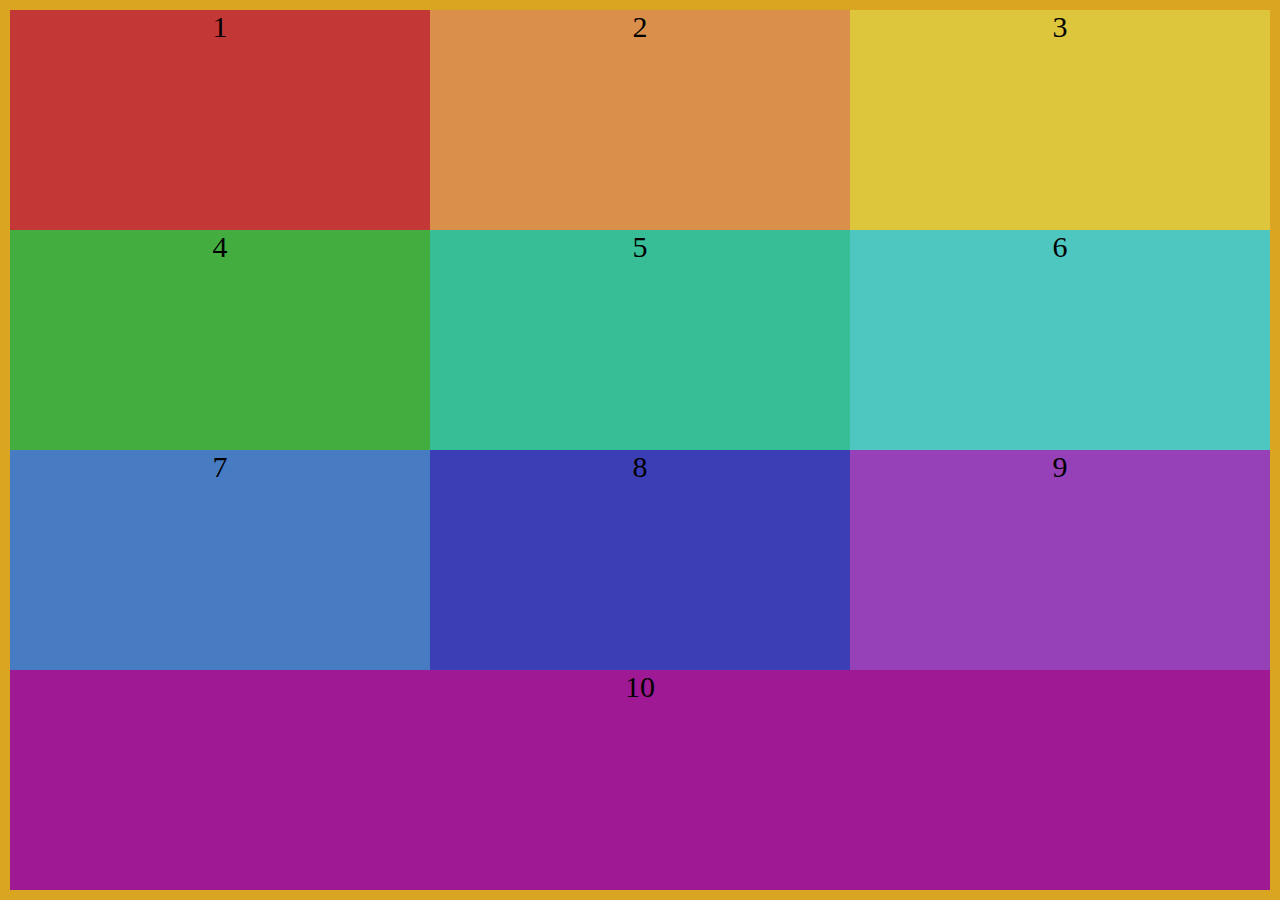
<file: inclass/index.html>
<!DOCTYPE html>
<html lang="en">
<head>
    <meta charset="UTF-8">
    <meta name="viewport" content="width=device-width, initial-scale=1.0">
    <title>Document</title>
    <link rel="stylesheet" href="style.css">
</head>
<body>
    <div class="container">
        <div class="box box1">1</div>
        <div class="box box2">2</div>
        <div class="box box3">3</div>
        <div class="box box4">4</div>
        <div class="box box5">5</div>
        <div class="box box6">6</div>
        <div class="box box7">7</div>
        <div class="box box8">8</div>
        <div class="box box9">9</div>
        <div class="box box10">10</div>
     </div>
</body>
</html>
</file>
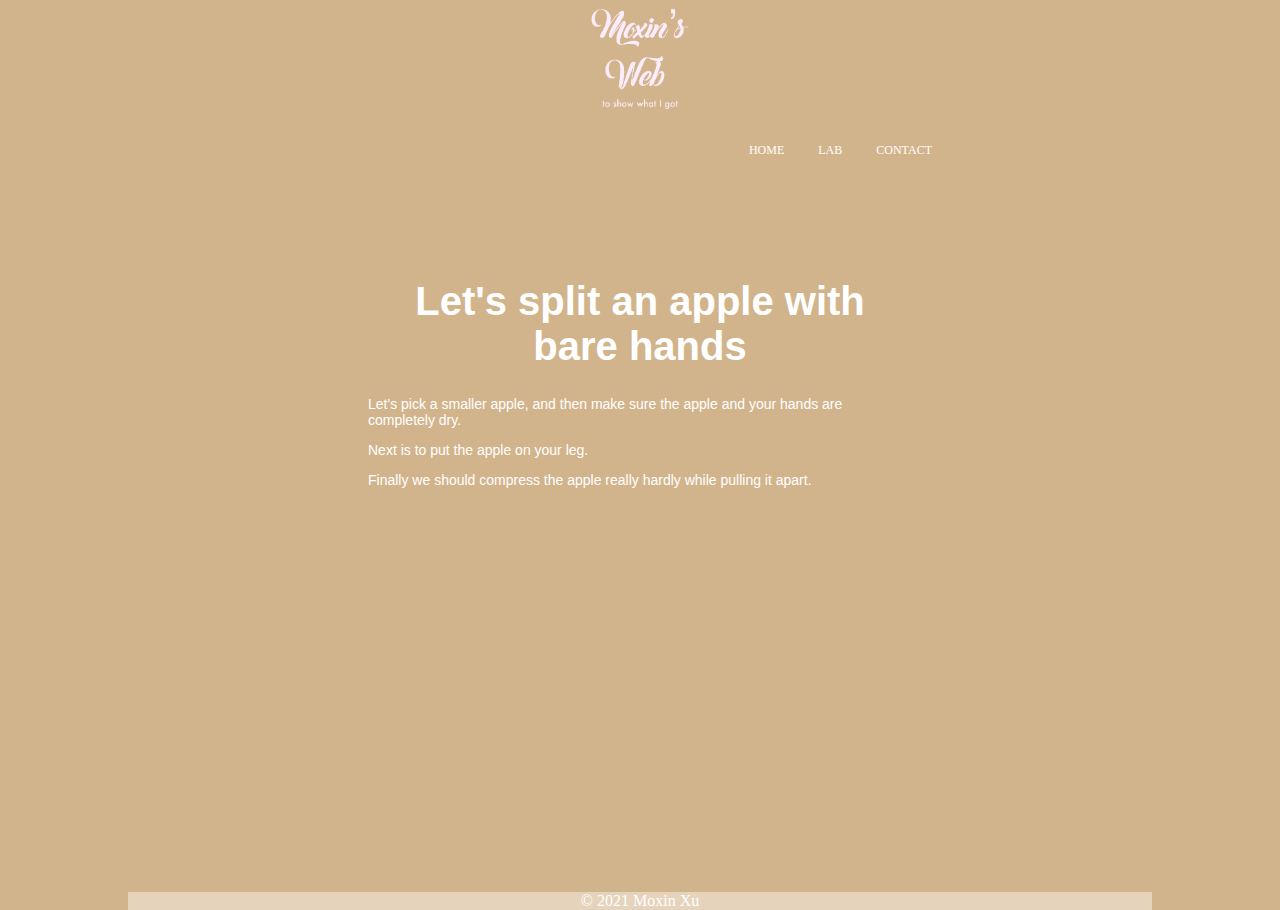
<file: wpc_1/index.html>
<!DOCTYPE html>
<html lang="en">
<head>
    <meta charset="UTF-8">
    <meta name="viewport" content="width=device-width, initial-scale=1.0">
    <title>Moxin Xu</title>
    <link rel="stylesheet" href="style.css">
</head> 

<body>

    <div class="container">
        <header>
           <img src="../image/moxinsweb.png" alt="Moxin's Web" style="width: 10%;">
        </header>
    
    
        <nav>
            <a href="index.html">HOME</a>
            <a href="lab_project.html">LAB</a>
            <a href="#">CONTACT</a>
        </nav>
    
    
        <main>

            <h1>Let's split an apple with bare hands</h1>
            <p> Let's pick a smaller apple, and then make sure the apple and your hands are completely dry. </p>
            <p>Next is to put the apple on your leg.</p>
            <p>Finally we should compress the apple really hardly while pulling it apart.</p>
            <iframe width="560" height="315" src="https://www.youtube.com/embed/D9Sl4OI_su8" frameborder="0" allow="accelerometer; autoplay; clipboard-write; encrypted-media; gyroscope; picture-in-picture" allowfullscreen></iframe>
           
        </main>
    
         
        <footer>
            <p>&copy; 2021 Moxin Xu</p>
    
        </footer>
    </div>

</body>
</html>
</file>
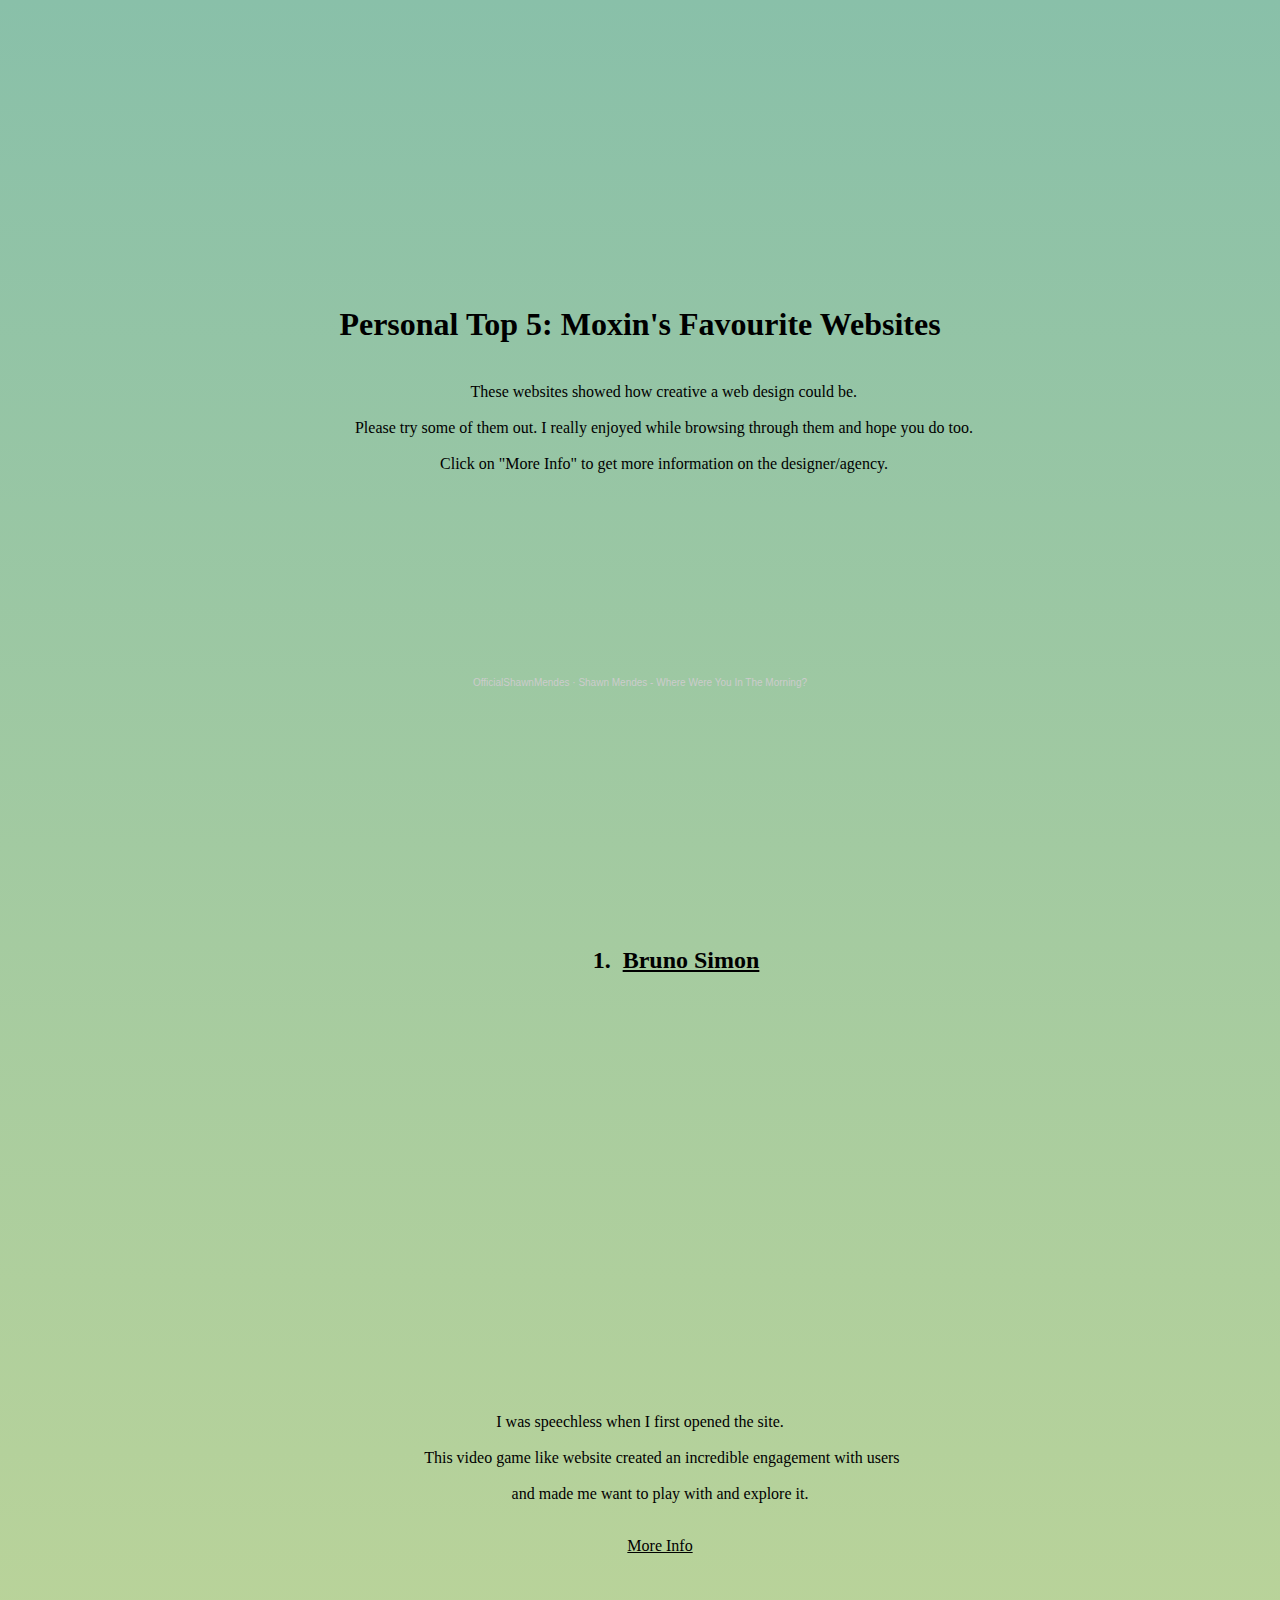
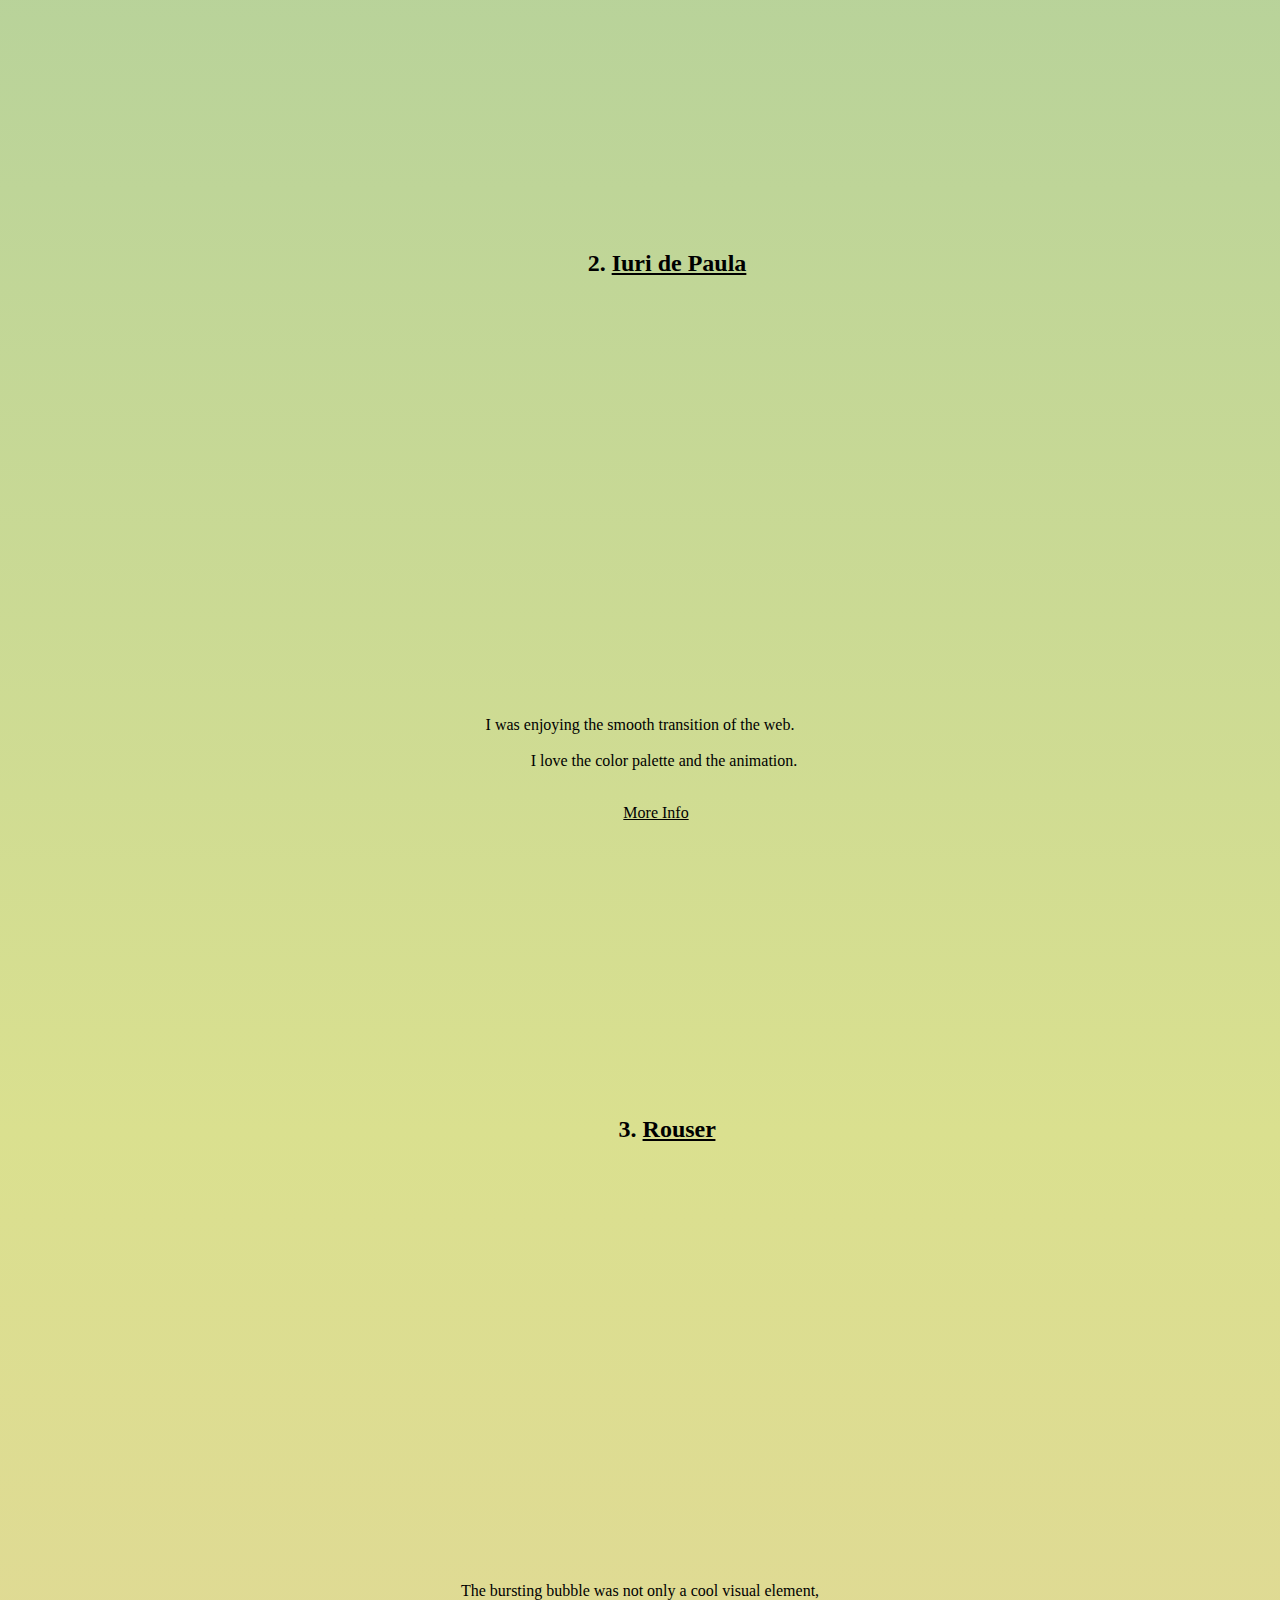
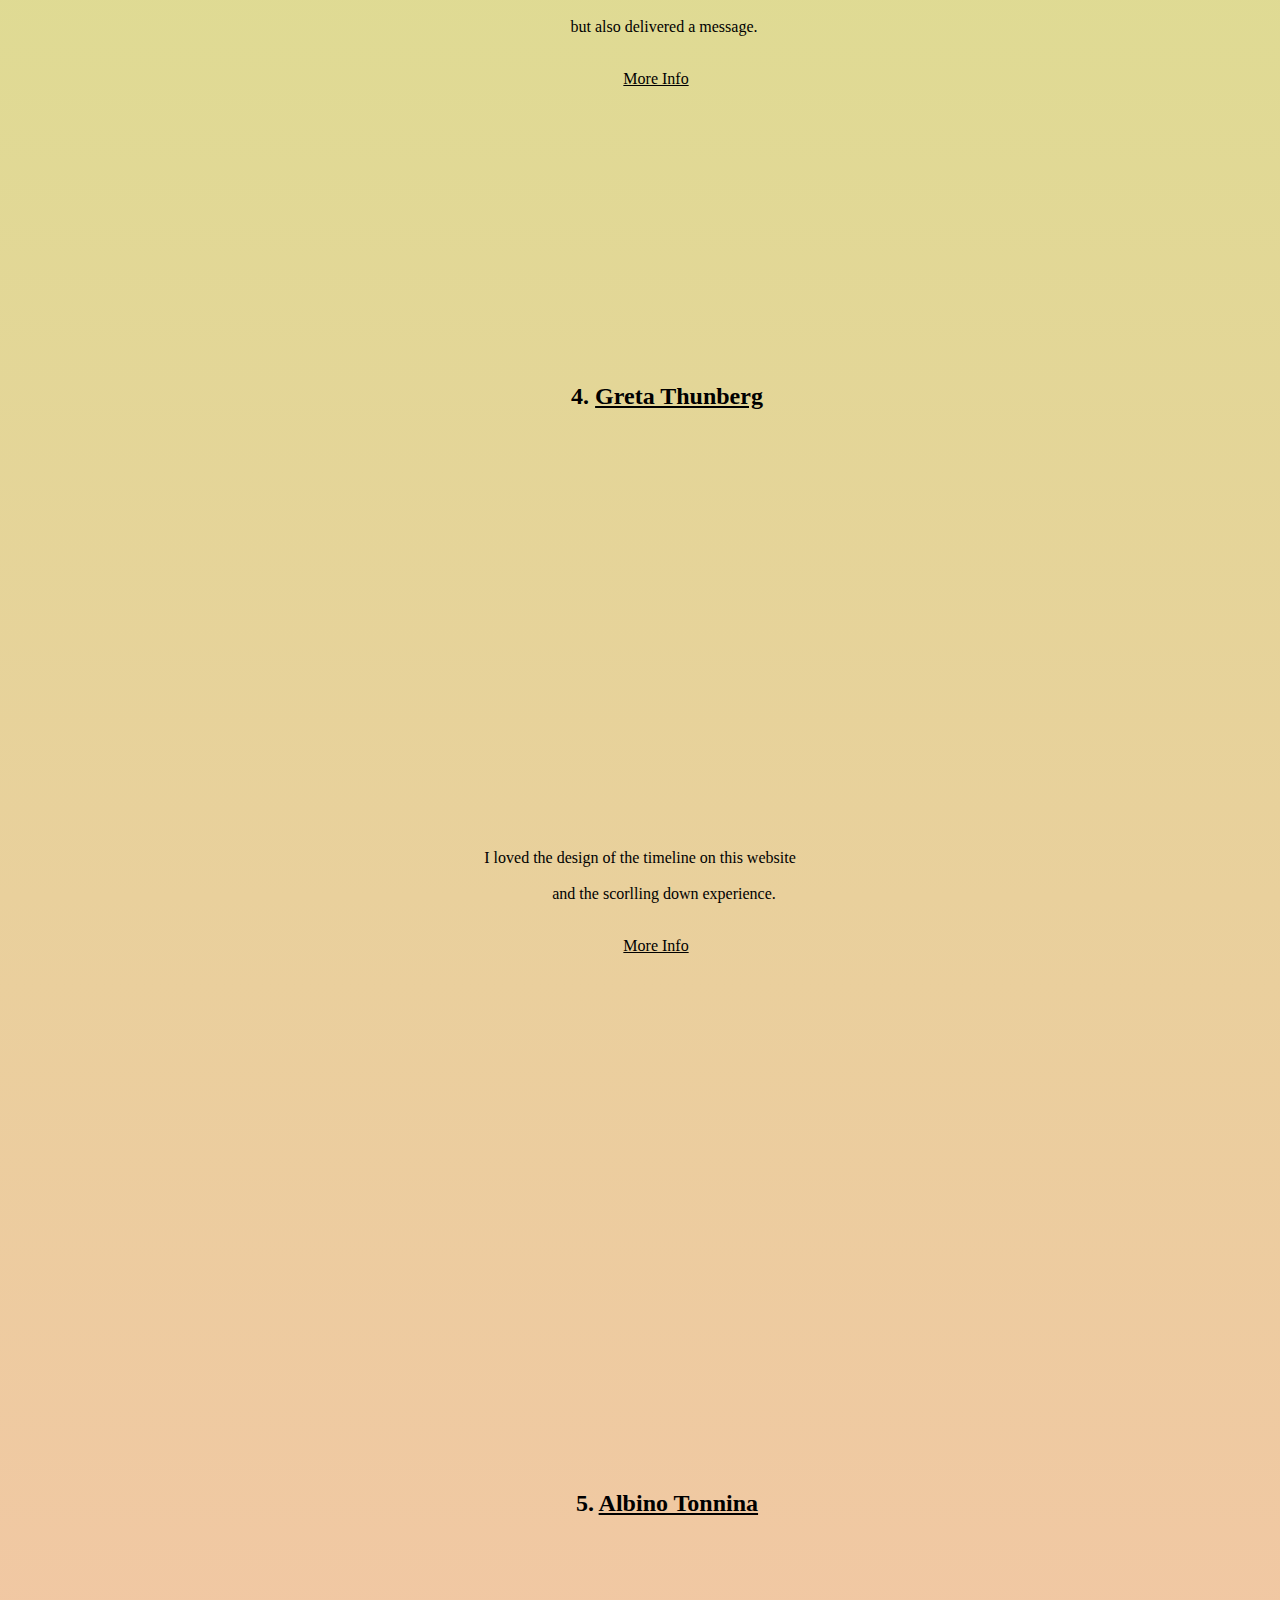
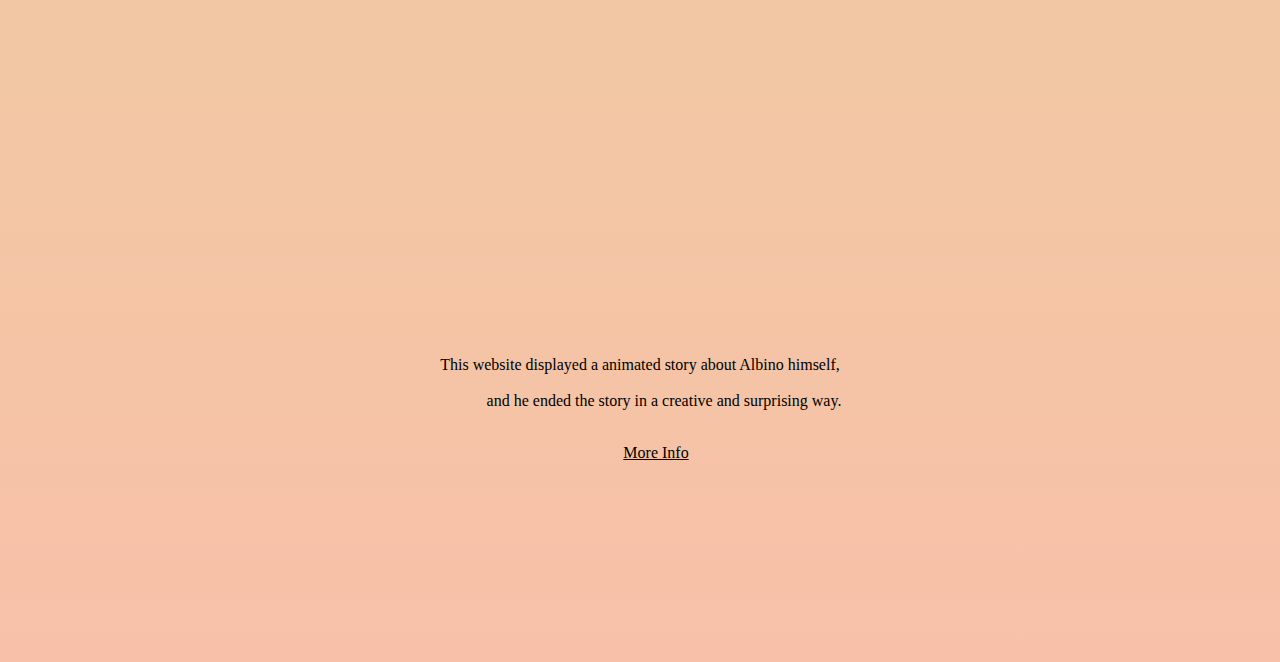
<file: wpc_2/index.html>
<!DOCTYPE html>
<html lang="en">
    <script>

        window.location ="#miao";
        
        </script>
        <pre>
            <a href="index.html#miao"></a>
<head>
    <meta charset="UTF-8">
    <meta name="viewport" content="width=device-width, initial-scale=1.0">
    <title>WPC: Personal Top 5</title>
    <link rel="stylesheet" href="style.css">
</head>

<body>
    <main>
        <header>
            <h1>Personal Top 5: Moxin's Favourite Websites</h1>
            These websites showed how creative a web design could be.<br>
            Please try some of them out. I really enjoyed while browsing through them and hope you do too.<br>
            Click on "More Info" to get more information on the designer/agency.
            <p><iframe width="20%" height="auto" scrolling="yes" frameborder="no" allow="autoplay" src="https://w.soundcloud.com/player/?url=https%3A//api.soundcloud.com/tracks/444045927&color=%23080808&auto_play=false&hide_related=false&show_comments=true&show_user=true&show_reposts=false&show_teaser=true"></iframe><div style="font-size: 10px; color: #cccccc;line-break: anywhere;word-break: normal;overflow: hidden;white-space: nowrap;text-overflow: ellipsis; font-family: Interstate,Lucida Grande,Lucida Sans Unicode,Lucida Sans,Garuda,Verdana,Tahoma,sans-serif;font-weight: 100;"><a href="https://soundcloud.com/officialshawnmendes" title="OfficialShawnMendes" target="_blank" style="color: #cccccc; text-decoration: none;">OfficialShawnMendes</a> · <a href="https://soundcloud.com/officialshawnmendes/where-were-you-in-the-morning" title="Shawn Mendes - Where Were You In The Morning?" target="_blank" style="color: #cccccc; text-decoration: none;">Shawn Mendes - Where Were You In The Morning?</a></div></p>
        </header>

    <div class="first">
        <h2>
            1.  <a href="https://bruno-simon.com/">Bruno Simon</a>
        </h2>

        <iframe src="https://bruno-simon.com/#cybertruck" frameborder=""
            style="width: auto; height:300px;">Bruno Simon</iframe>

        <p>I was speechless when I first opened the site.<br>
           This video game like website created an incredible engagement with users<br>
          and made me want to play with and explore it.</p>
          <a href="https://twitter.com/bruno_simon?ref_src=twsrc%5Egoogle%7Ctwcamp%5Eserp%7Ctwgr%5Eauthor">More Info</a>
    </div>
    
    <div class="second">
        <h2>
            2. <a href="http://iuri.is/">Iuri de Paula</a>   
        </h2>

        <iframe src="https://iuri.is/" frameborder="0" style="width: auto; height: 300px;">Iuri de Paula</iframe>
        
        <p>I was enjoying the smooth transition of the web.<br>
            I love the color palette and the animation.</p>
        <a href="https://www.linkedin.com/in/iuridepaula/">More Info</a>
    </div>

    <div class="third">
        <h2>
            3. <a href="https://www.rouserlab.com/about/">Rouser</a>   
        </h2>

        <iframe src="https://www.rouserlab.com/about/" frameborder="0" style="width: auto; height: 300px;">rouserlab</iframe>
        
        <p>The bursting bubble was not only a cool visual element,<br>
            but also delivered a message.</p>
        <a href="https://www.ed.com.au/">More Info</a>
    </div>

    <div class="fourth">
        <h2>
            4. <a href="https://theyearofgreta.com/">Greta Thunberg</a>   
        </h2>

        <iframe src="https://theyearofgreta.com/" frameborder="0" style="width: auto; height: 300px;">Greta Thunberg</iframe>
        
        <p>I loved the design of the timeline on this website<br>
            and the scorlling down experience.</p>
        <a href="https://superherocheesecake.com/">More Info</a>
        <p><iframe width="20%" height="auto" src="https://www.youtube.com/embed/H2QxFM9y0tY" frameborder="0" allow="accelerometer; autoplay; clipboard-write; encrypted-media; gyroscope; picture-in-picture" allowfullscreen></iframe></p>
         
    </div>

    <div class="last">
        <h2>
            5. <a href="http://albinotonnina.com/">Albino Tonnina</a>   
        </h2>

        <iframe src="https://albinotonnina.com/" frameborder="0" style="width: auto; height: 300px;">Albino Tonnina</iframe>
        
        <p>This website displayed a animated story about Albino himself,<br>
            and he ended the story in a creative and surprising way.</p>
        <a href="https://github.com/albinotonnina?tab=repositories">More Info</a>
    </div>

    </main>

</body>
</pre>
</html>
</file>
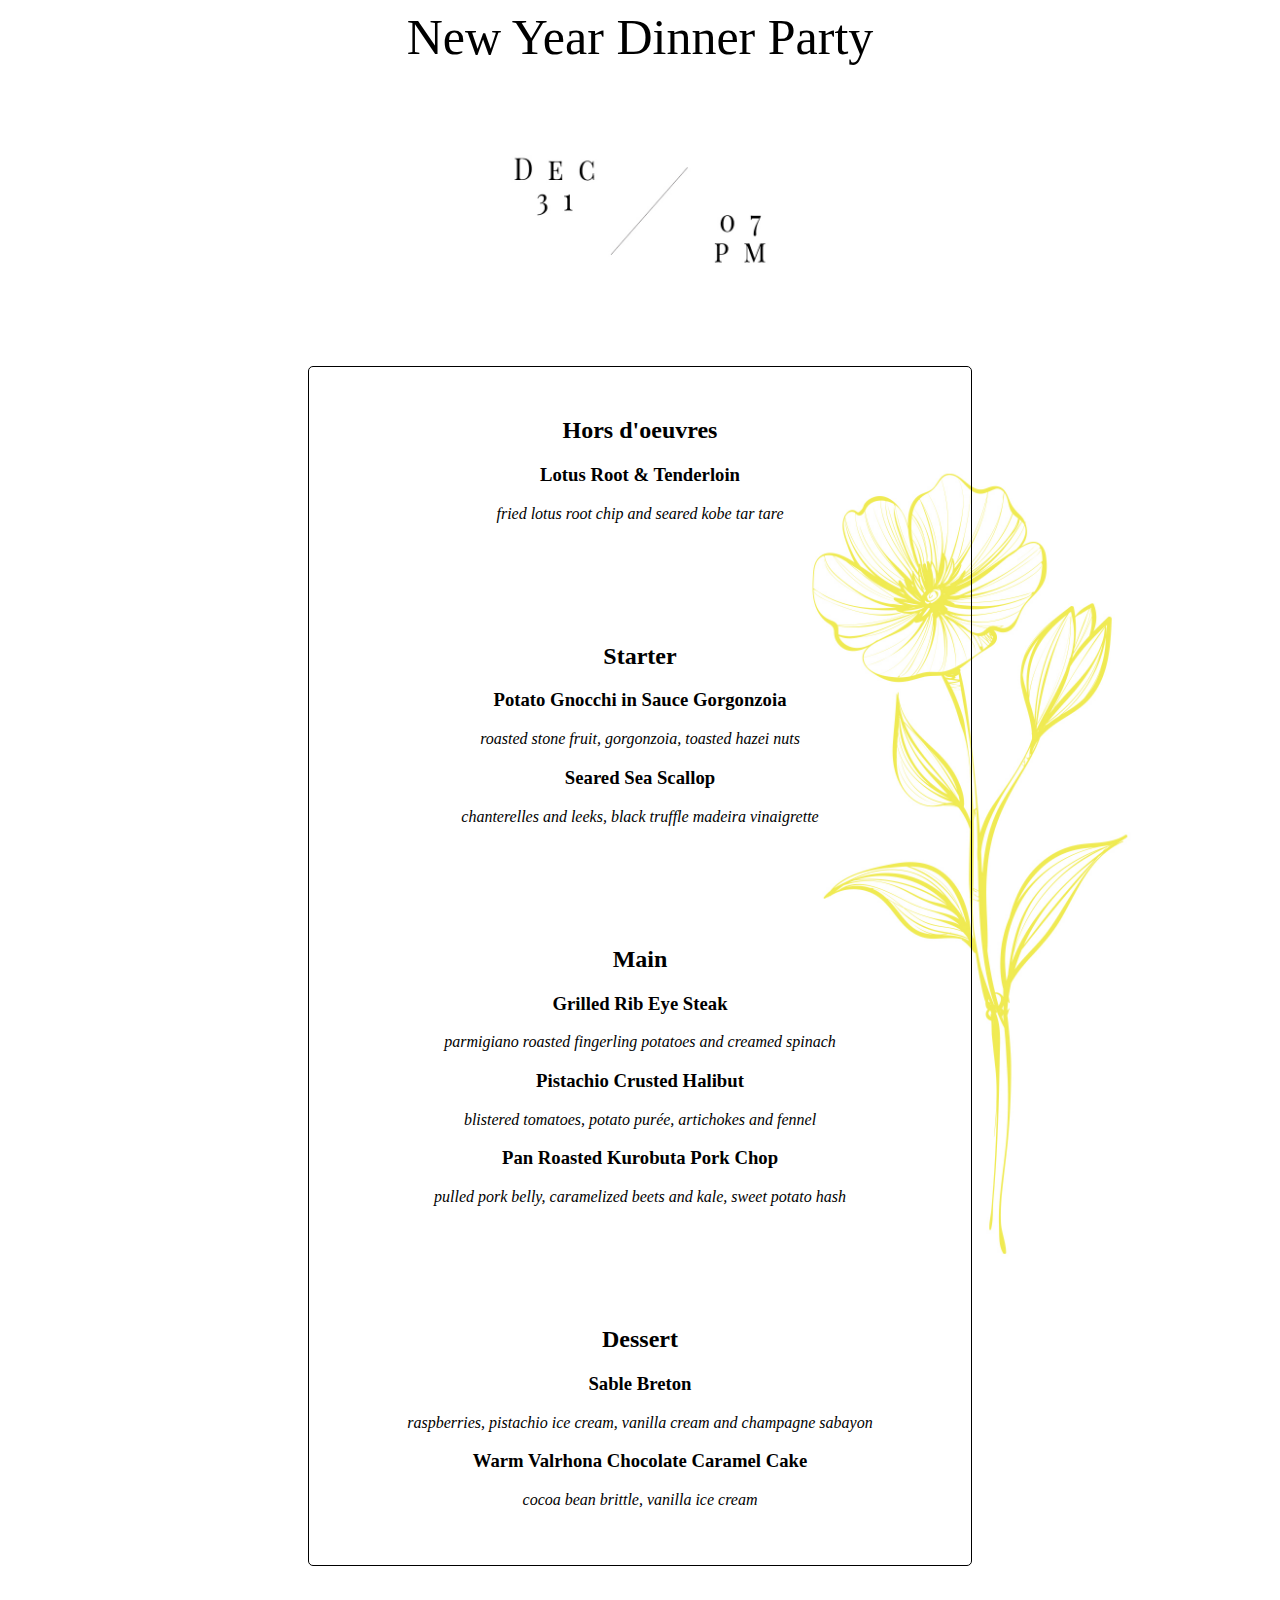
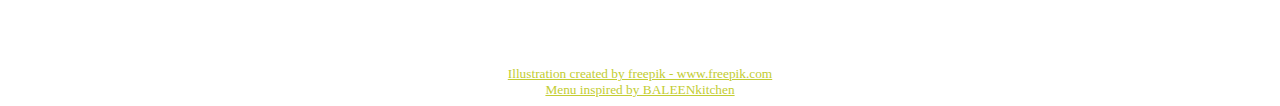
<file: wpc_3/index.html>
<!DOCTYPE html>
<html lang="en">
<head>
    <meta charset="UTF-8">
    <meta name="viewport" content="width=device-width, initial-scale=1.0">
    <title>WP3</title>
    <link rel="stylesheet" href="style.css">
</head>
<body>
    <header>
        <h1>
            New Year Dinner Party
        </h1>
    </header>

    <main>
        <div class="one">
            <h2>
                Hors d'oeuvres
            </h2>

            <h3>
                Lotus Root & Tenderloin
            </h3>
        
            <p>fried lotus root chip and seared kobe tar tare</p>
        </div>

        <div class="two">
            <h2>
                Starter
            </h2>

            <h3>
                Potato Gnocchi in Sauce Gorgonzoia
            </h3>
            <p>roasted stone fruit, gorgonzoia, toasted hazei nuts</p>
            
            <h3>
                Seared Sea Scallop
            </h3>
            <p>chanterelles and leeks, black truffle madeira vinaigrette</p>
        </div>

        <div class="three">
            <h2>
                Main
            </h2>

            <h3>
                Grilled  Rib Eye Steak
            </h3>
            <p>parmigiano roasted fingerling potatoes and creamed spinach</p>
            
            <h3>
                Pistachio Crusted Halibut
            </h3>
            <p>blistered tomatoes, potato purée, artichokes and fennel</p>

            <h3>
                Pan Roasted Kurobuta Pork Chop
            </h3>
            <p>pulled pork belly, caramelized beets and kale, sweet potato hash</p>
        </div>

        <div class="four">
            <h2>
                Dessert
            </h2>

            <h3>
                Sable Breton
            </h3>
            <p>raspberries, pistachio ice cream, vanilla cream and champagne sabayon</p>

            <h3>
                Warm Valrhona Chocolate Caramel Cake
            </h3>
            <p>cocoa bean brittle, vanilla ice cream</p>

        </div>

    </main>
    
    <footer>
        <a href="https://www.freepik.com/psd/wedding">Illustration created by freepik - www.freepik.com</a><br>
        <a href="https://www.hotelportofino.com/redondo-beach-baleen-restaurant/#bn">Menu inspired by BALEENkitchen</a>
    </footer>
</body>
</html>
</file>
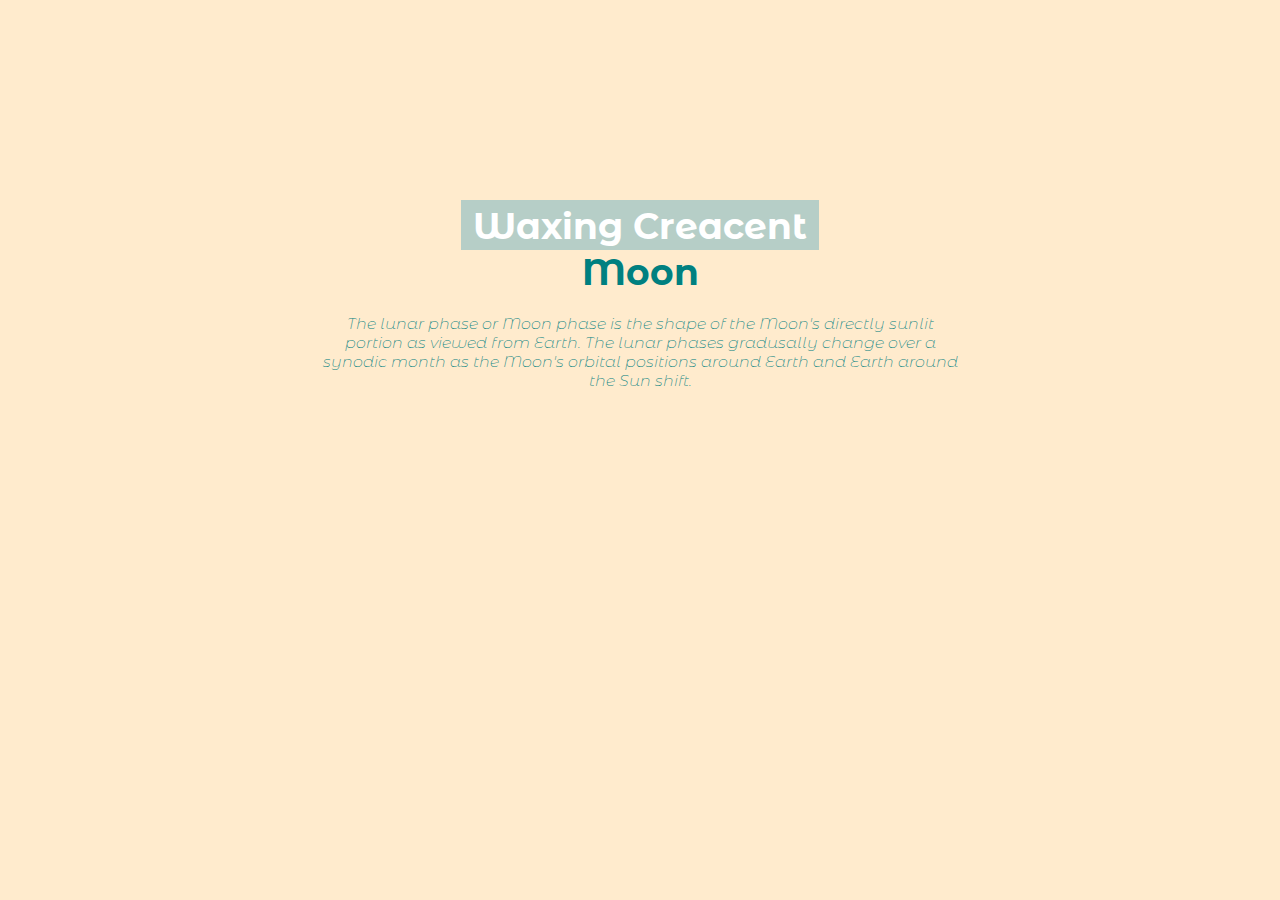
<file: wpc_4/index.html>
<!DOCTYPE html>
<html lang="en">
<head>
    <meta charset="UTF-8">
    <meta name="viewport" content="width=device-width, initial-scale=1.0">
    <title>Small. Medium. Large.</title>
    <link rel="stylesheet" href="style.css">
</head>
<body>
    <article class="small">
        <h1>Moon</h1>
        <h2>Waxing Creacent Moon</h2>
        <img src="../image/wax.png" alt="Waxing Creacent Moon">
        <p>The waxing crescent phase is the moon's first step toward fullness. The waxing crescent moon encourages positivity and faith, so even the most steadfast pessimists may be more likely to leap without a net during this phase</p>
    </article>

    <article class="medium">
        <h1>Moon</h1>
        <h2>First Quarter Moon</h2>
        <img src="../image/first.png" alt="First Quarter Moon">
        <p>Exactly half of the Moon is illuminated and the other half is shadowed. This particular moon cycle signifies decision making.</p>
    </article>

    <article class="large">
        <h1>Moon</h1>
        <h2>Full Moon</h2>
        <img src="../image/full.png" alt="Full Moon">
        <p>A full Moon occurs when the Moon has moved in its orbit so that Earth is “between” the Moon and the Sun. </p>
    </article>

    <article class="intro">
        <div id="container"> 
            <div id="flip">
              <div><div>Waxing Creacent</div></div>
              <div><div>First Quarter</div></div>
              <div><div>Full</div></div>
            </div>
            Moon
          </div>
        <h2></h2>

        <p>The lunar phase or Moon phase is the shape of the Moon's directly sunlit portion as viewed from Earth. The lunar phases gradusally change over a synodic month as the Moon's orbital positions around Earth and Earth around the Sun shift. </p>
    </article>


</body>
</html>
</file>
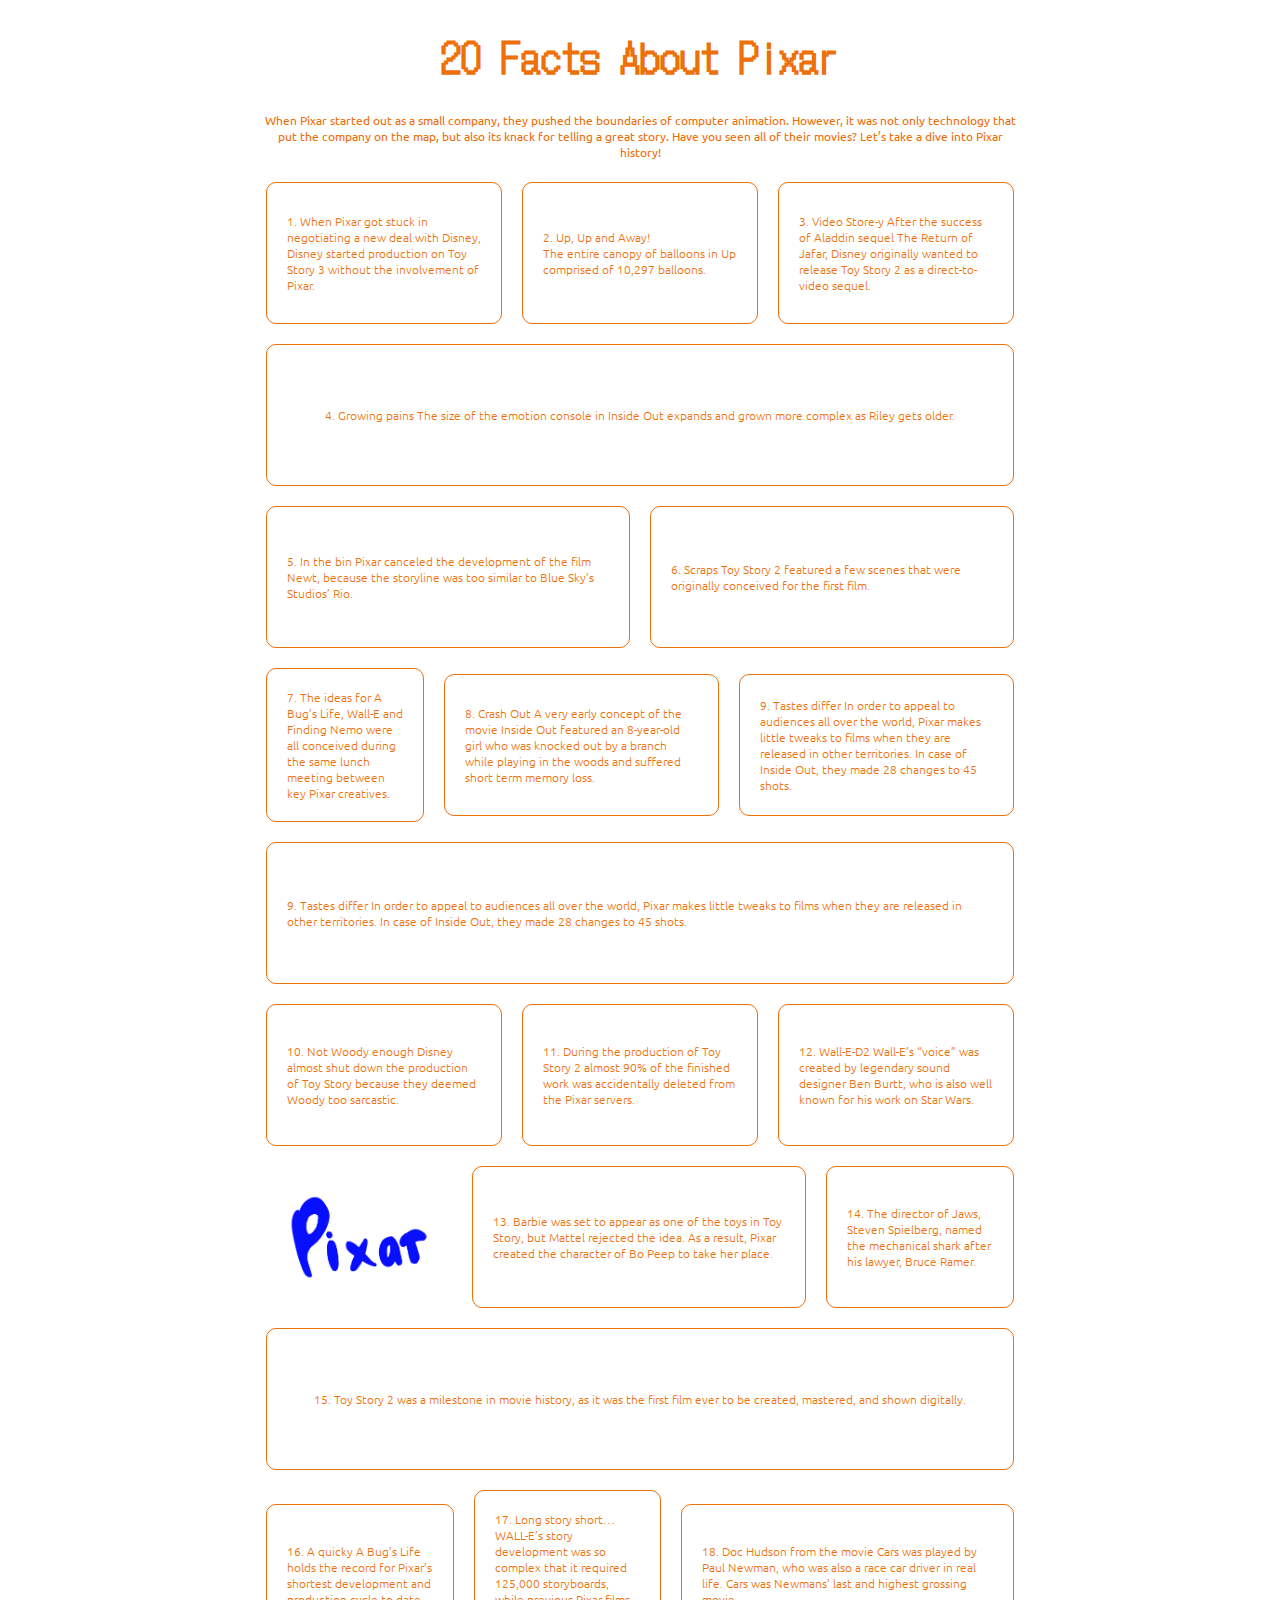
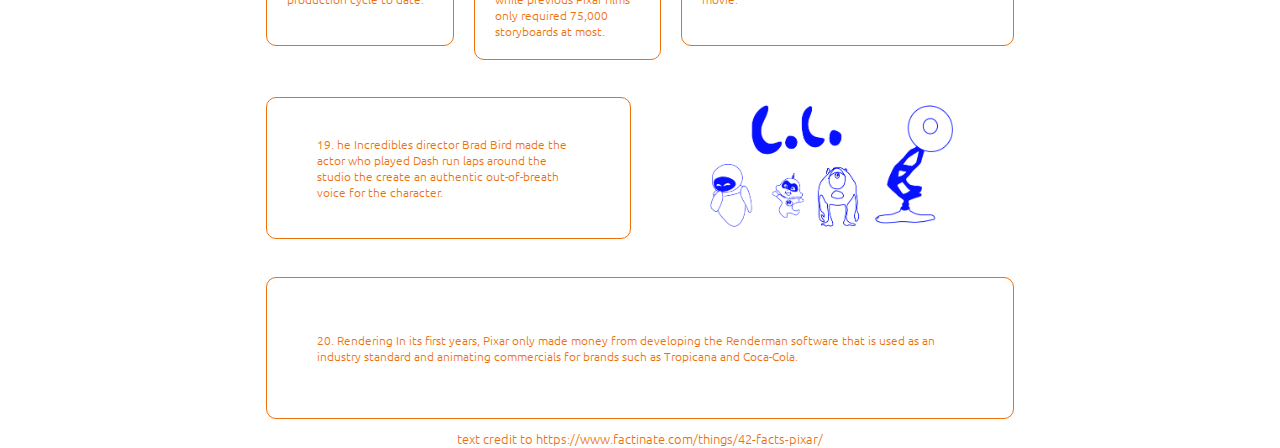
<file: wpc_5/index.html>
<!DOCTYPE html>
<html lang="en">
<head>
    <meta charset="UTF-8">
    <meta name="viewport" content="width=device-width, initial-scale=1.0">
    <title>20 Facts About Pixar</title>
    <link rel="stylesheet" href="style.css">
</head>
<header>
   <h1>20 Facts About Pixar</h1>
   <h3>When Pixar started out as a small company, they pushed the boundaries of computer animation. However, it was not only technology that put the company on the map, but also its knack for telling a great story.

   Have you seen all of their movies? Let’s take a dive into Pixar history!</h3>
</header>
<body>

   

   <div class="container">
      <div class="box box1"> 1. When Pixar got stuck in negotiating a new deal with Disney, Disney started production on Toy Story 3 without the involvement of Pixar.
      </div>
         
      <div class="box box2">2. Up, Up and Away!<br>
         The entire canopy of balloons in Up comprised of 10,297 balloons. </div>
      <div class="box box3">3. Video Store-y After the success of Aladdin sequel The Return of Jafar, Disney originally wanted to release Toy Story 2 as a direct-to-video sequel.</div>
   </div>

   <div class="container">
      <div class="box box4">4. Growing pains
         The size of the emotion console in Inside Out expands and grown more complex as Riley gets older.</div>
   </div>

   <div class="container">
   <div class="box box5">5. In the bin
      Pixar canceled the development of the film Newt, because the storyline was too similar to Blue Sky’s Studios’ Rio.</div>
   <div class="box box6">6. Scraps
      Toy Story 2 featured a few scenes that were originally conceived for the first film. </div>
   </div>

   <div class="container">
      <div class="box box7">7. 
         The ideas for A Bug’s Life, Wall-E and Finding Nemo were all conceived during the same lunch meeting between key Pixar creatives.</div>
      <div class="box box8">8. Crash Out
         A very early concept of the movie Inside Out featured an 8-year-old girl who was knocked out by a branch while playing in the woods and suffered short term memory loss. </div>
      <div class="box box9">9. Tastes differ
         In order to appeal to audiences all over the world, Pixar makes little tweaks to films when they are released in other territories. In case of Inside Out, they made 28 changes to 45 shots. </div>
   </div>

   <div class="container">
      <div class="box box9">9. Tastes differ
         In order to appeal to audiences all over the world, Pixar makes little tweaks to films when they are released in other territories. In case of Inside Out, they made 28 changes to 45 shots. </div>
   </div>


   <div class="container">
      <div class="box box10">10. Not Woody enough
         Disney almost shut down the production of Toy Story because they deemed Woody too sarcastic.</div>
      <div class="box box11">11. 
         During the production of Toy Story 2 almost 90% of the finished work was accidentally deleted from the Pixar servers. </div>
      <div class="box box12">12. Wall-E-D2
         Wall-E’s “voice” was created by legendary sound designer Ben Burtt, who is also well known for his work on Star Wars. </div>
   </div>

   <div class="container">
      <div class="box boxs"><img src="./image/pixar.jpg" alt="pixar" style="width: 100%;"></div>
      <div class="box box13">13. 
         Barbie was set to appear as one of the toys in Toy Story, but Mattel rejected the idea. As a result, Pixar created the character of Bo Peep to take her place.</div>
      <div class="box box14">14. The director of Jaws, Steven Spielberg, named the mechanical shark after his lawyer, Bruce Ramer.</div>
      
   </div>

   <div class="container">
      <div class="box box15">15. 
         Toy Story 2 was a milestone in movie history, as it was the first film ever to be created, mastered, and shown digitally.</div>
   </div>

   <div class="container">
      <div class="box box16">16. A quicky
         A Bug’s Life holds the record for Pixar’s shortest development and production cycle to date. </div>
      <div class="box box17">17. Long story short…
         WALL-E’s story development was so complex that it required 125,000 storyboards, while previous Pixar films only required 75,000 storyboards at most.</div>
      <div class="box box18">18. Doc Hudson from the movie Cars was played by Paul Newman, who was also a race car driver in real life. Cars was Newmans’ last and highest grossing movie.</div>
     
     
   </div>

   <div class="container">
      <div class="box box19">19. he Incredibles director Brad Bird made the actor who played Dash run laps around the studio the create an authentic out-of-breath voice for the character.</div>
      <div class="box boxi"><img src="./image/pixar.png" alt="pixar" style="width: 100%;"></div>
   </div>

   <div class="container">
      <div class="box box20">20. Rendering
         In its first years, Pixar only made money from developing the Renderman software that is used as an industry standard and animating commercials for brands such as Tropicana and Coca-Cola.</div>
   </div>

   

</body>



<footer>text credit to https://www.factinate.com/things/42-facts-pixar/</footer>

</html>
</file>
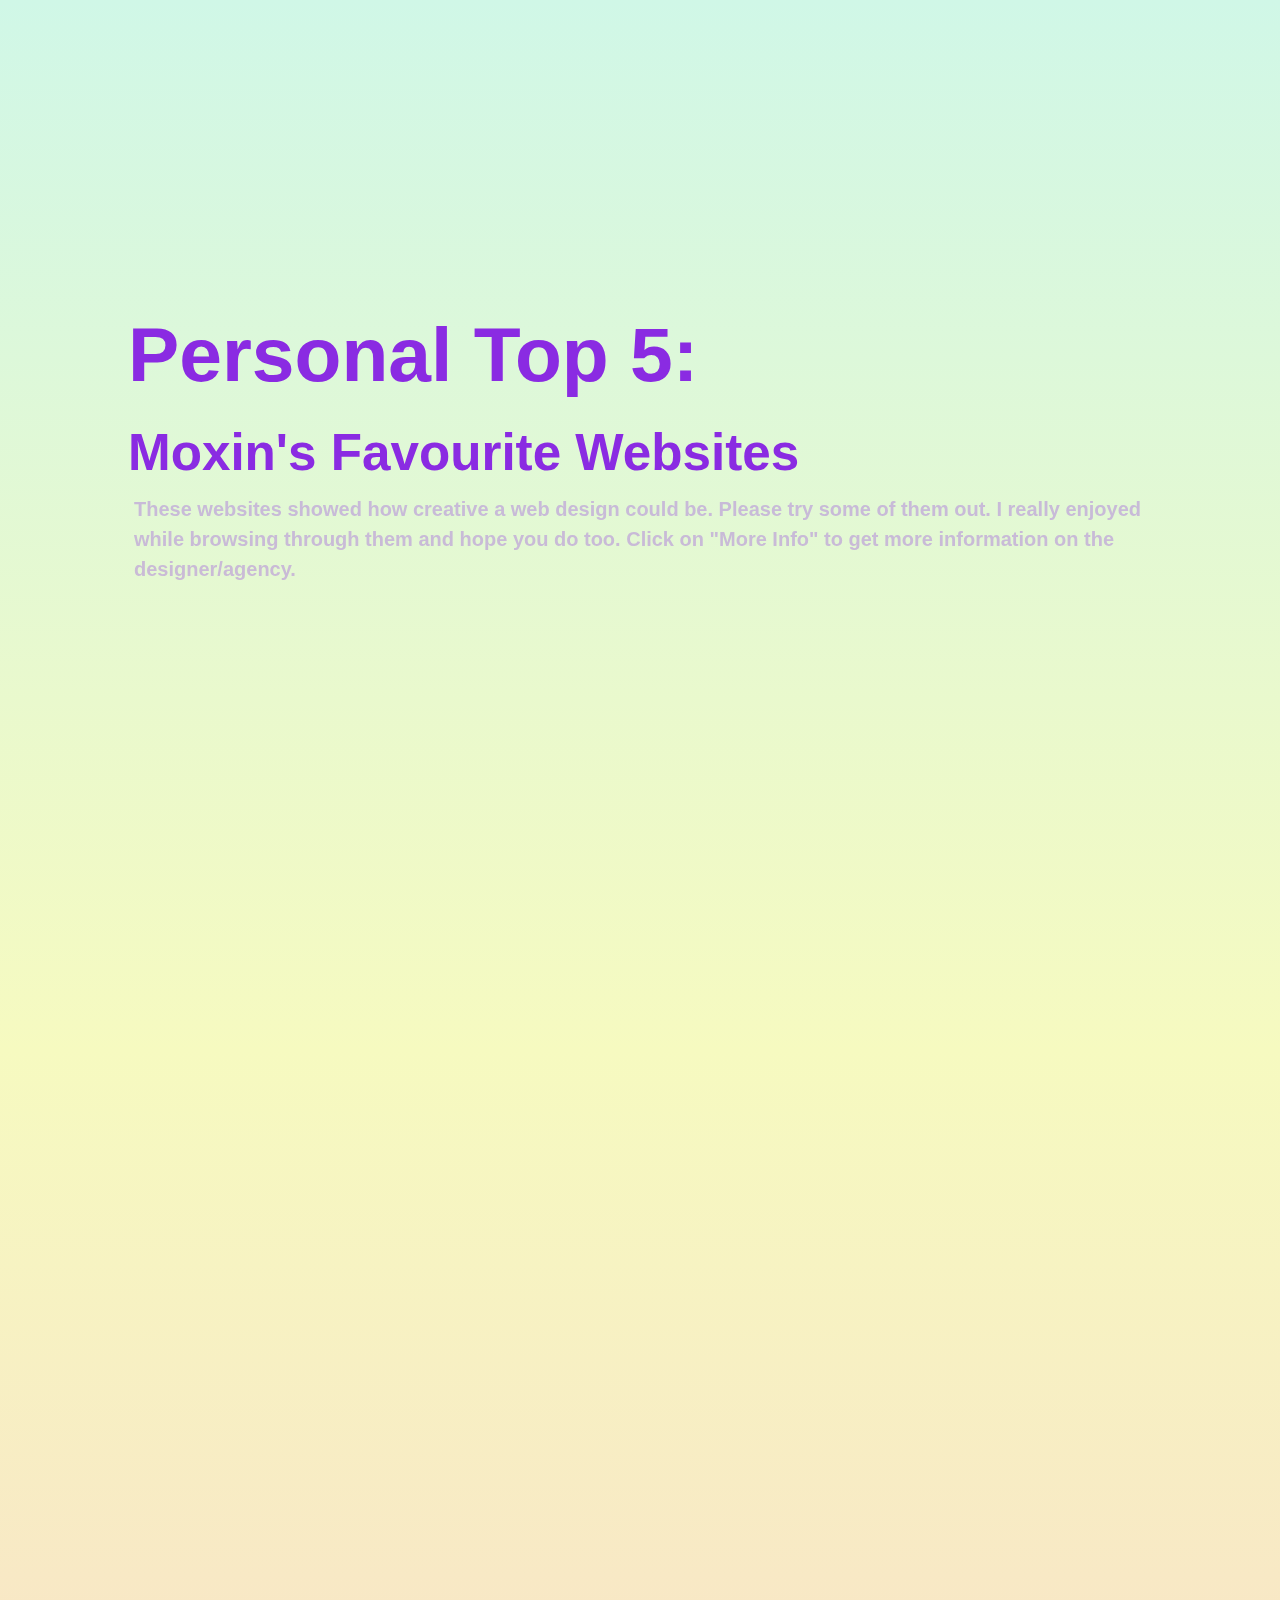
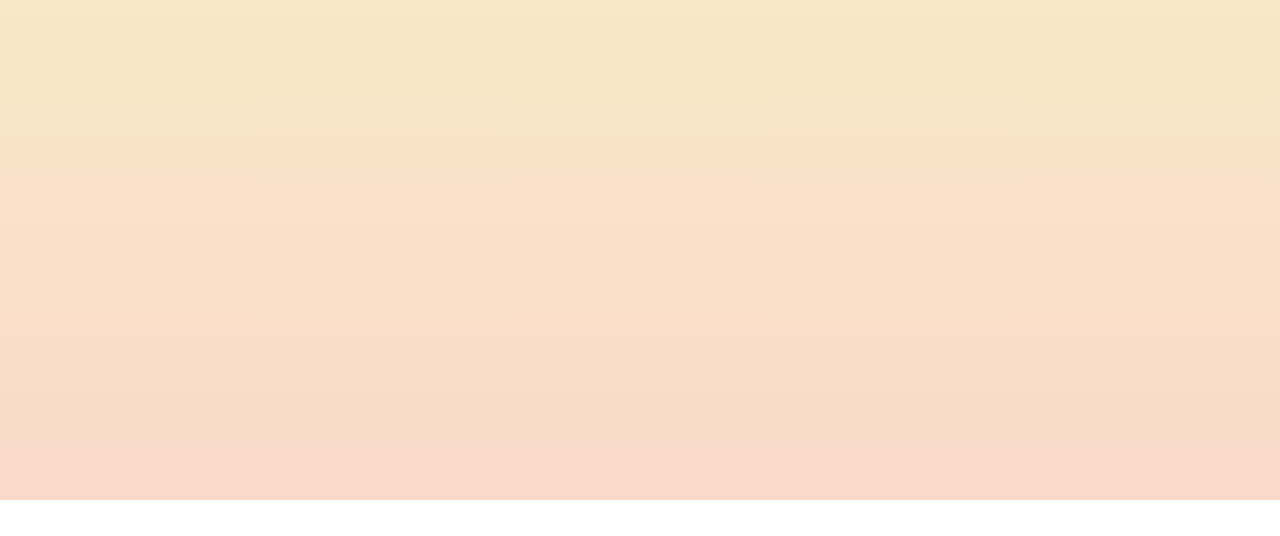
<file: wpc_6/index.html>
<!DOCTYPE html>
<html lang="en">
<head>
    <meta charset="UTF-8">
    <meta name="viewport" content="width=device-width, initial-scale=1.0">
    <meta http-equiv="X-UA-Compatible" content="ie=edge">
    <title>Do it again</title>
    <link rel="stylesheet" href="styles.css">
    <link href="https://fonts.googleapis.com/css2?family=Source+Sans+Pro:wght@400;600&display=swap" rel="stylesheet">
    <link href="https://unpkg.com/aos@2.3.1/dist/aos.css" rel="stylesheet">
</head>
<body>

        <!-- LANDING PAGE -->

        <div class="landing">
            <div class="landingText" data-aos="fade-up" data-aos-duration="1000">
                <h1>Personal Top 5:<br>
                    <span style="font-size: 4vw"> Moxin's Favourite Websites</span> 
                </h1>

                <h3> These websites showed how creative a web design could    
                    be. Please try some of them out. I really enjoyed
                    while browsing through them and hope you do too.
                    Click on "More Info" to get more information on the designer/agency.
                </h3>
            </div>
        </div>


        <!-- INFO SECTION -->

        <div class="infoSection">
           <div class="infoCards">
                <div class="card one" data-aos="fade-up" data-aos-duration="1000">
                    <iframe src="https://bruno-simon.com/#cybertruck" frameborder="" style="width: auto; height:300px;">Bruno
                    Simon</iframe>

                    
                    <div class="cardbgone"></div>
                    <div class="cardContent">
                        <h2> <a href="https://bruno-simon.com/">Bruno Simon</a></h2>
                        <p>This video game like website created an incredible engagement with users. <a href="https://twitter.com/bruno_simon?ref_src=twsrc%5Egoogle%7Ctwcamp%5Eserp%7Ctwgr%5Eauthor">More Info</a></p>
                    </div>
                </div>

                <div class="card two" data-aos="fade-up" data-aos-duration="1300">
                    <iframe src="https://iuri.is/" frameborder="0" style="width: auto; height: 300px;">Iuri de Paula</iframe>

                    <div class="cardbgtwo"></div>
                    <div class="cardContent">
                        <h2><a href="http://iuri.is/">Iuri de Paula</a></h2>
                        <p>I was enjoying the smooth transition of the web.  <a href="https://www.linkedin.com/in/iuridepaula/">More Info</a></p>
                    </div>
                </div>

                <div class="card three" data-aos="fade-up" data-aos-duration="1600">
                   <iframe src="https://www.rouserlab.com/about/" frameborder="0" style="width: auto; height: 300px;">Albino Tonnina</iframe>
                    <div class="cardbgone"></div>
                    <div class="cardContent">
                        <h2><a href="https://www.rouserlab.com/about/">Rouser</a></h2>
                        <p>The bursting bubble was not only a cool visual element, but also delivered a message. <a href="https://www.ed.com.au/">More Info</a></p>
                    </div>
                </div>
            </div>
        </div>

        <div class="infoSection">
            <div class="infoCards">
                 <div class="card one" data-aos="fade-up" data-aos-duration="1000">
                    <iframe src="https://theyearofgreta.com/" frameborder="0" style="width: auto; height: 300px;">Greta Thunberg</iframe>
 
                     
                     <div class="cardbgone"></div>
                     <div class="cardContent">
                         <h2> <a href="https://theyearofgreta.com/">Greta Thunberg</a></h2>
                         <p>I loved the design of the timeline on this website.</p>
                        <a href="https://superherocheesecake.com/">More Info</a>
                     </div>
                 </div>
 
                 <div class="card two" data-aos="fade-up" data-aos-duration="1300">
                    <iframe src="https://albinotonnina.com/" frameborder="0" style="width: auto; height: 300px;">Albino Tonnina</iframe>
 
                     <div class="cardbgtwo"></div>
                     <div class="cardContent">
                         <h2><a href="http://albinotonnina.com/">Albino Tonnina</a> </h2>
                         <p>This website displayed a animated story about Albino himself,
                            and he ended the story in a creative and surprising way.</p>
                        <a href="https://github.com/albinotonnina?tab=repositories">More Info</a>
                    </div>
                     </div>
                 </div>



       
       
        
 

    <script src="https://unpkg.com/aos@2.3.1/dist/aos.js"></script>
    <script>
            AOS.init();
    </script>
</body>
</html>
</file>
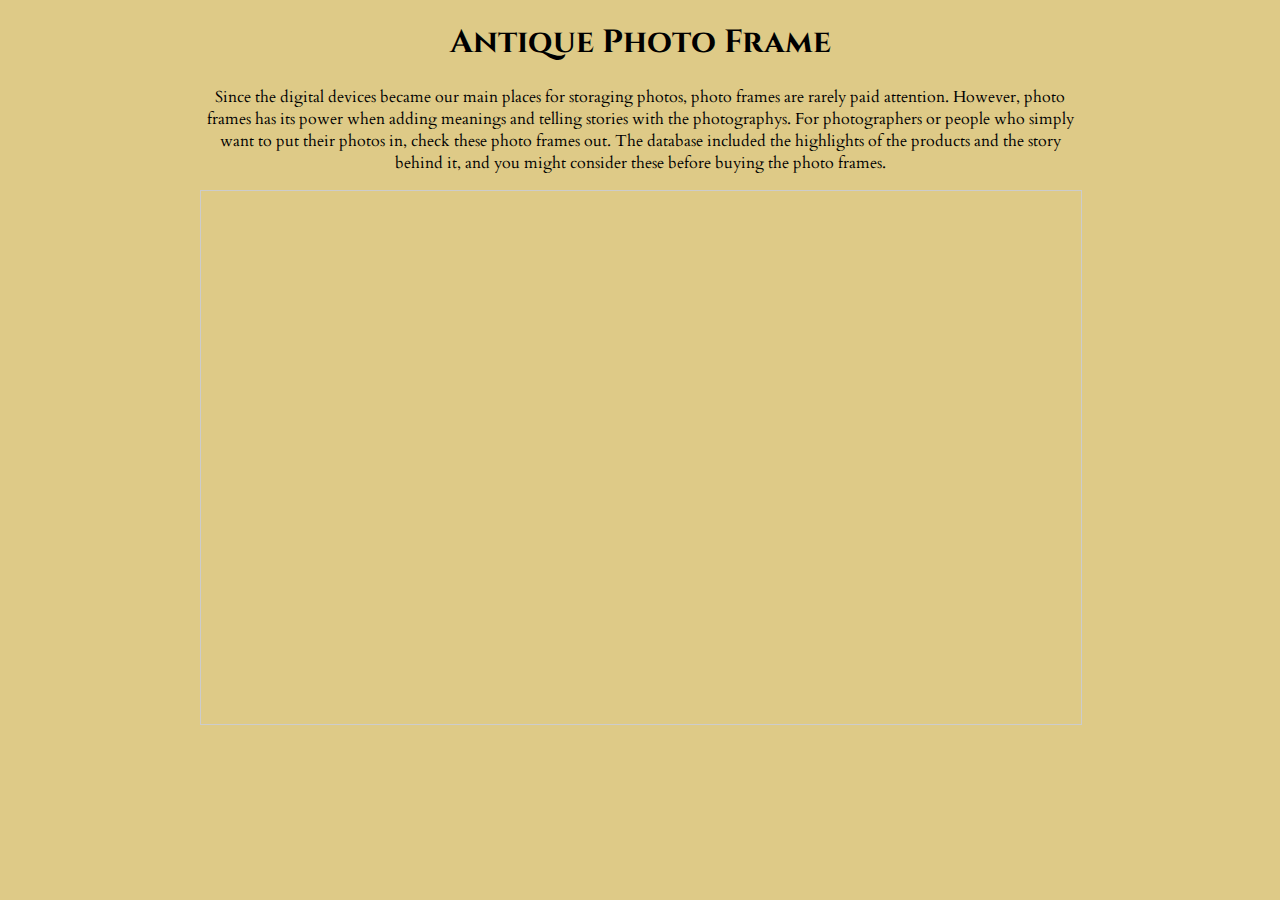
<file: wpc_7/index.html>
<!DOCTYPE html>
<html lang="en">
<head>
    <meta charset="UTF-8">
    <meta name="viewport" content="width=device-width, initial-scale=1.0">
    <title>Sell Your API</title>
    <link rel="stylesheet" href="style.css">
</head>
<body>
    <h1>Antique Photo Frame</h1>
    <p>Since the digital devices became our main places for storaging photos, photo frames are rarely paid attention. However, photo frames has its power when adding meanings and telling stories with the photographys. For photographers or people who simply want to put their photos in, check these photo frames out. The database included the highlights of the products and the story behind it, and you might consider these before buying the photo frames.</p>
    <iframe class="airtable-embed" src="https://airtable.com/embed/shrignL3XHMSnO8G5?backgroundColor=purple&viewControls=on" frameborder="0" onmousewheel="" width="100%" height="533" style="background: transparent; border: 1px solid #ccc;"></iframe>
</body>
</html>
</file>
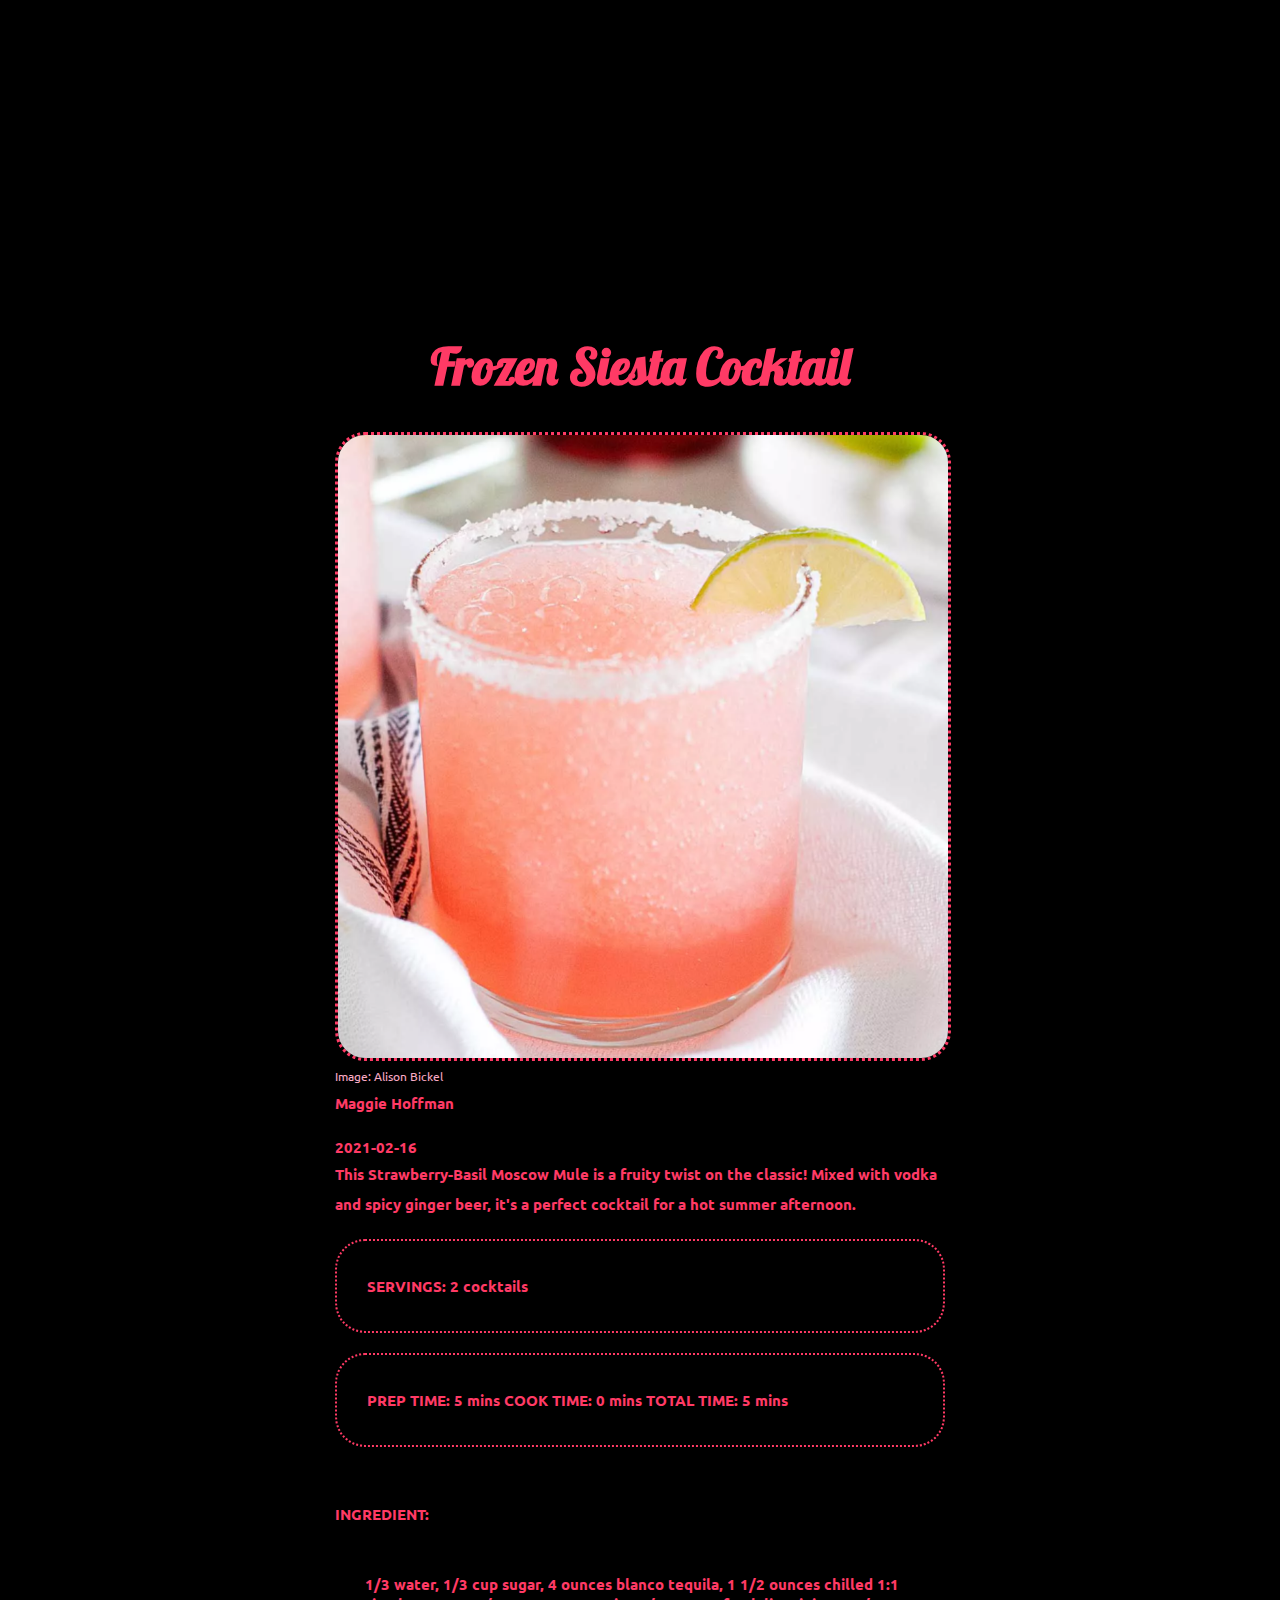
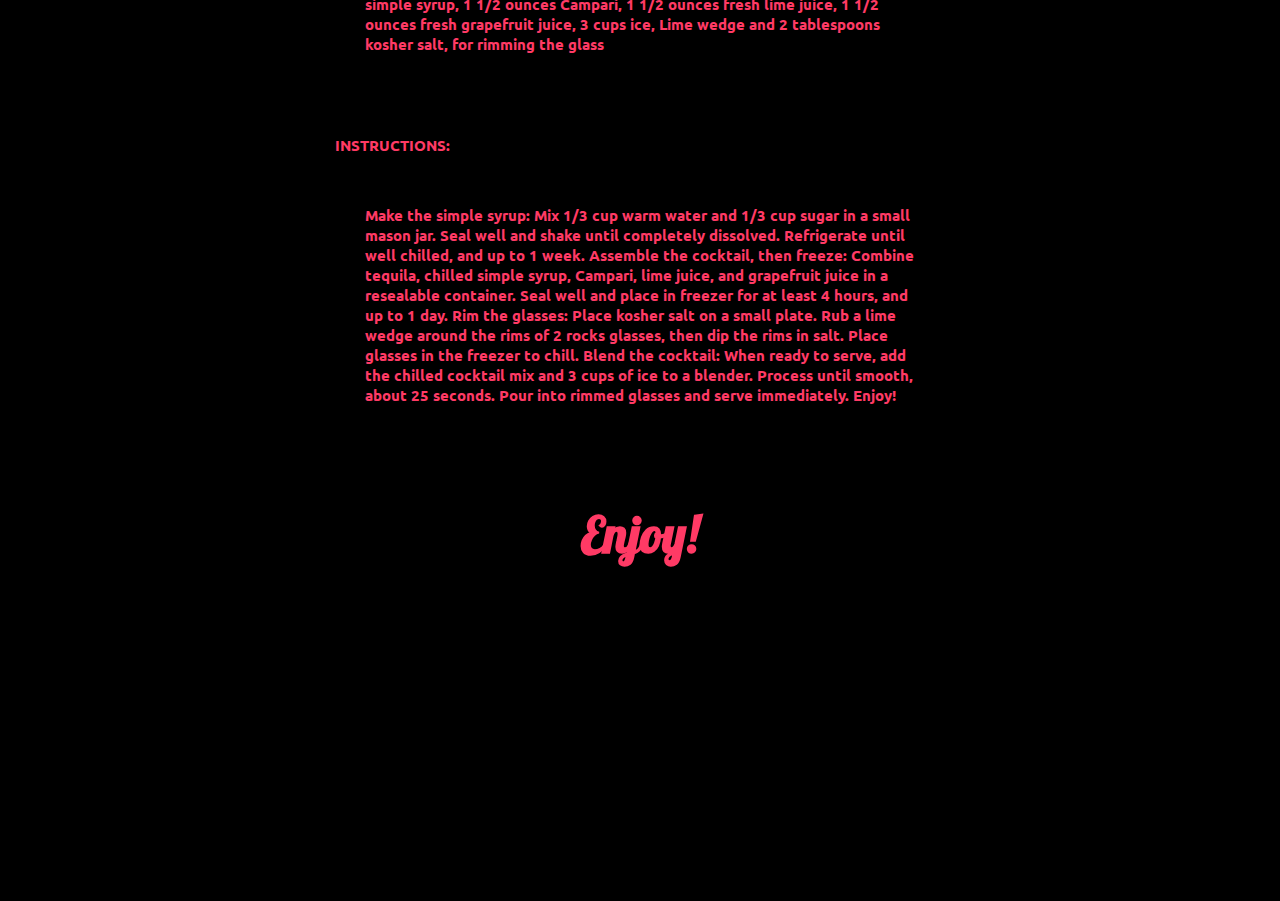
<file: wpc_8/index.html>
<!DOCTYPE html>
<html lang="en">
  <head>
    <meta charset="utf-8">
    <meta http-equiv="X-UA-Compatible" content="IE=edge">
    <meta name="viewport" content="width=device-width, initial-scale=1">
    <title>Recipe Page</title>
    <link rel="stylesheet" href="style.css">
    <script src="script.js" defer></script>
  </head>  
  
  <body>
    
    <h1 id="title"></h1>
    
    <img src="./drink.png" alt="Alison Bickel"><span id="credit">Image: Alison Bickel</span> <p></p>
  
    <h2 id="author"></h2> <br>
    <h2 id="datePublished"></h2> 
    <h2 id="description"></h2>  
    

    
    <h4 id="recipeYield"></h4>
    <h4 id="cookTime"></h4>
    <br>
    <h2 id="recipeIngredient"></h2>
    <h3 id="info"></h3>
    <br>
    <h2 id="recipeInstructions"></h2>
    <h3 id="more"></h3>
    <br>
    <h1 id= "ending"> </h1>
  </body>
  
</html>
</file>
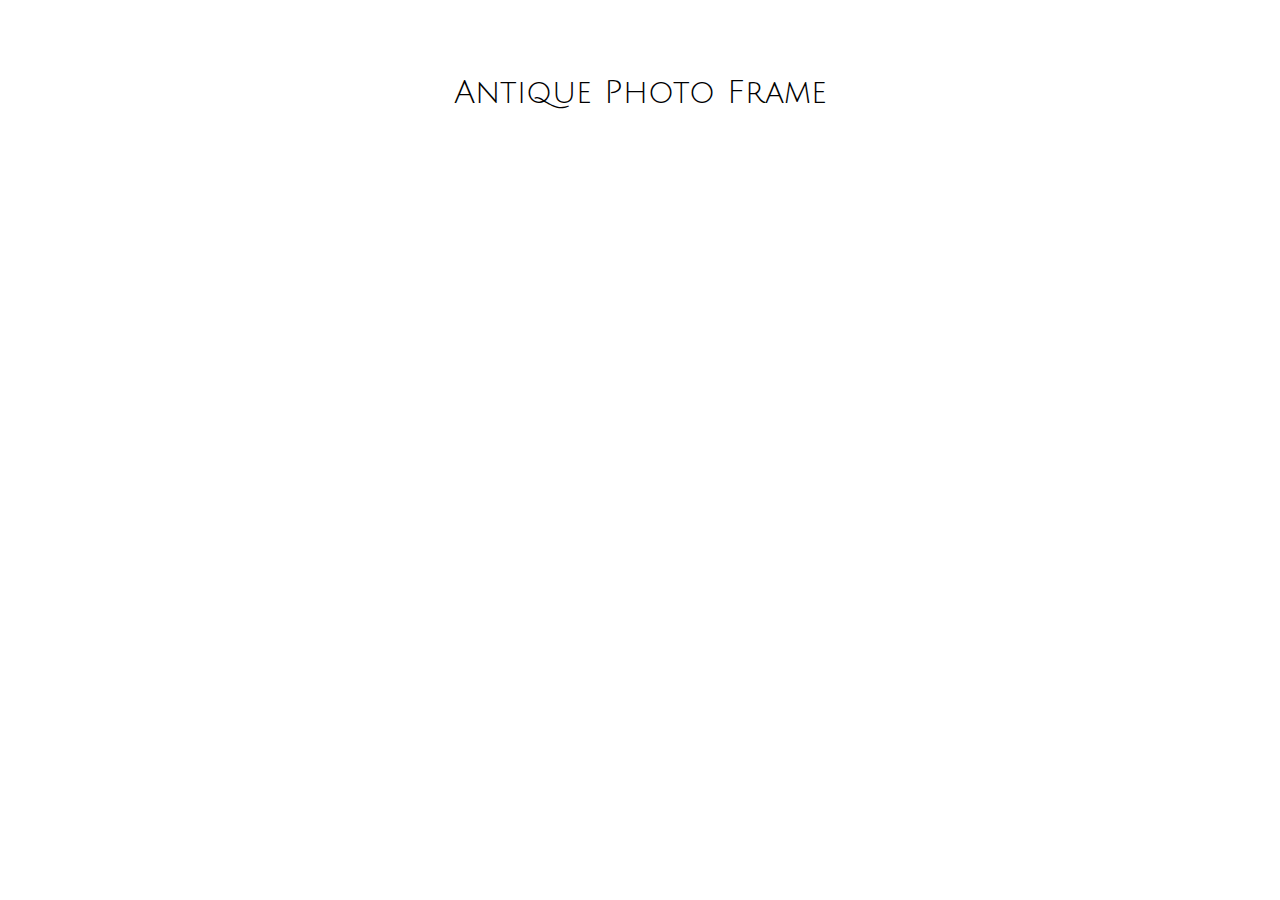
<file: wpc_9/index.html>
<!DOCTYPE html>
<html>

<head>
    <meta charset="utf-8">
    <meta name="viewport" content="width=device-width, initial-scale=1">

    <title>Uncommon Collection</title>

    <!-- add reset to create consistency between browsers and devices. -->
    <link rel="stylesheet" type="text/css" href="./reset.css">

    <link rel="stylesheet" type="text/css" href="./main.css">

    <!-- add link to your javascript. be sure it includes "defer" -->
    <script type="text/javascript" src="./airtable.browser.js" defer></script>
    <script type="text/javascript" src="./script.js" defer></script>
</head>

<body>
    <h2>Antique Photo Frame</h2>
    <div class="container">
    </div>
    
</body>

</html>
</file>
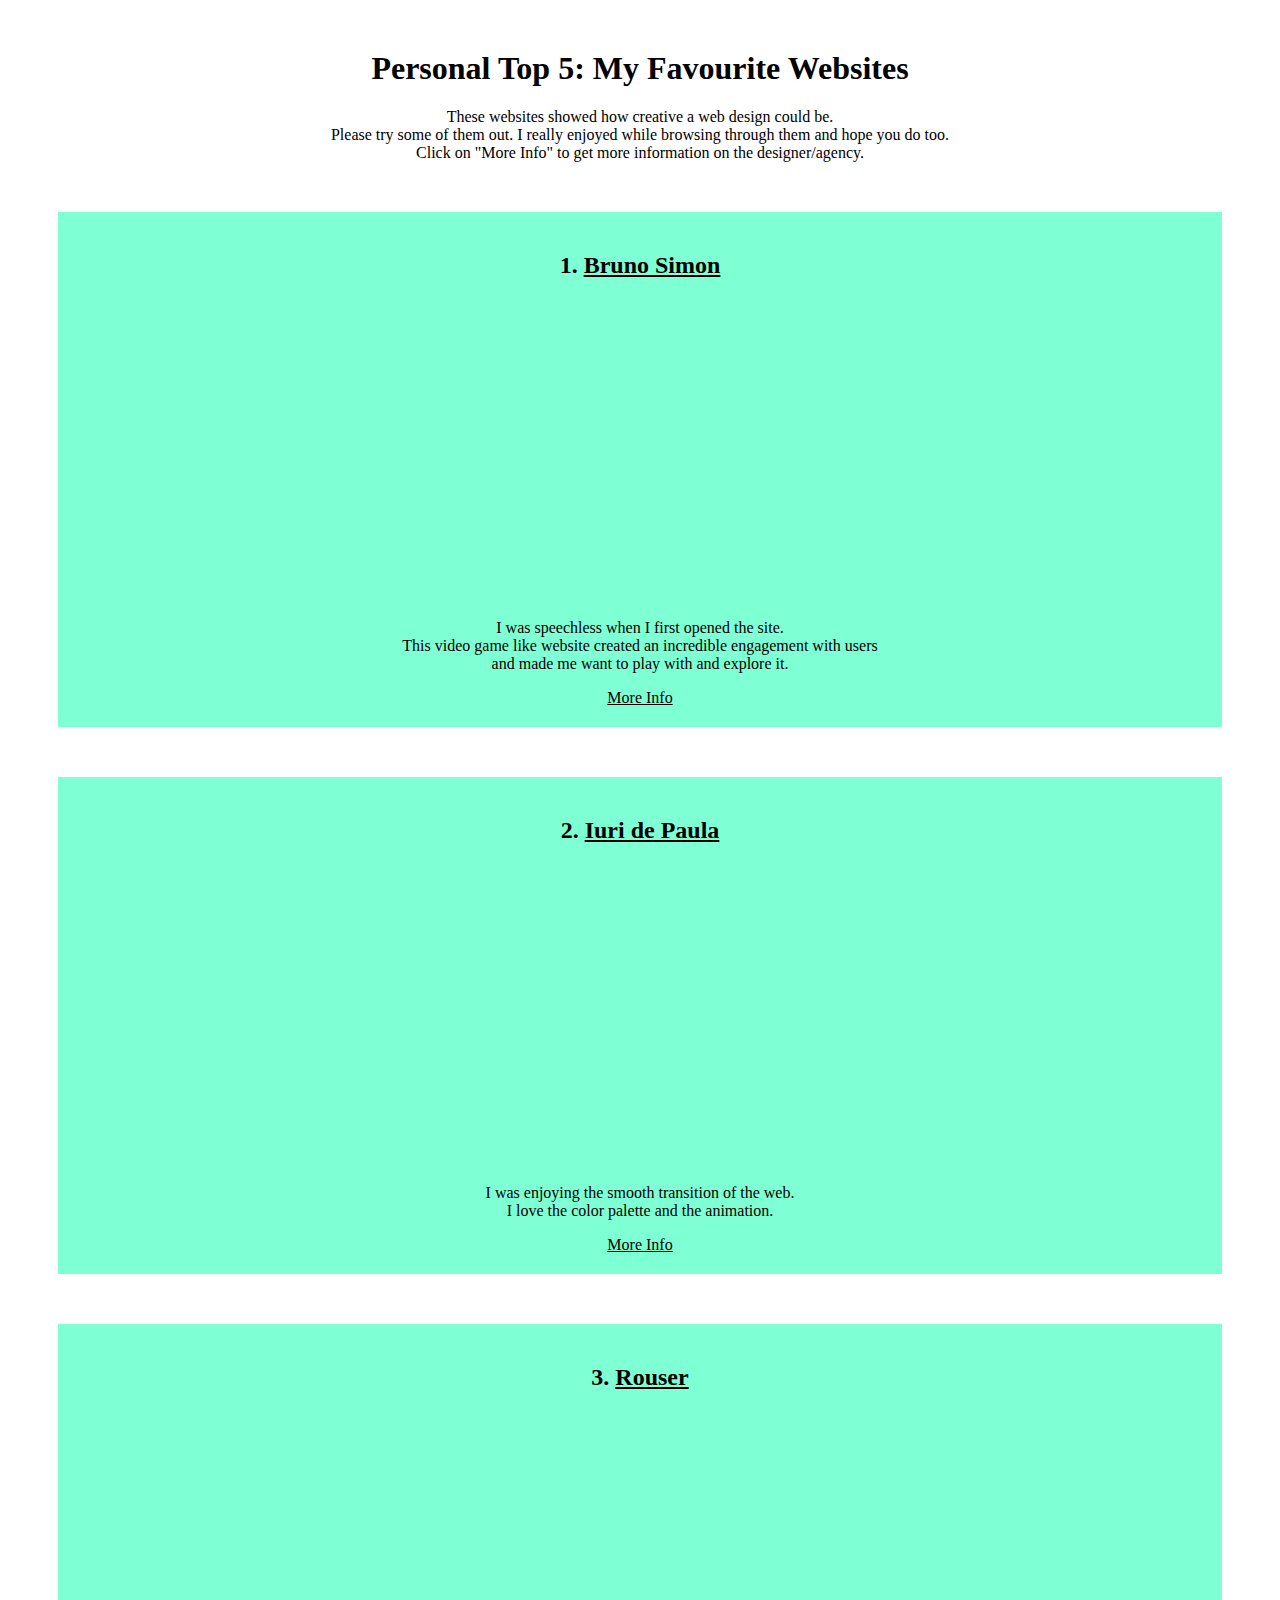
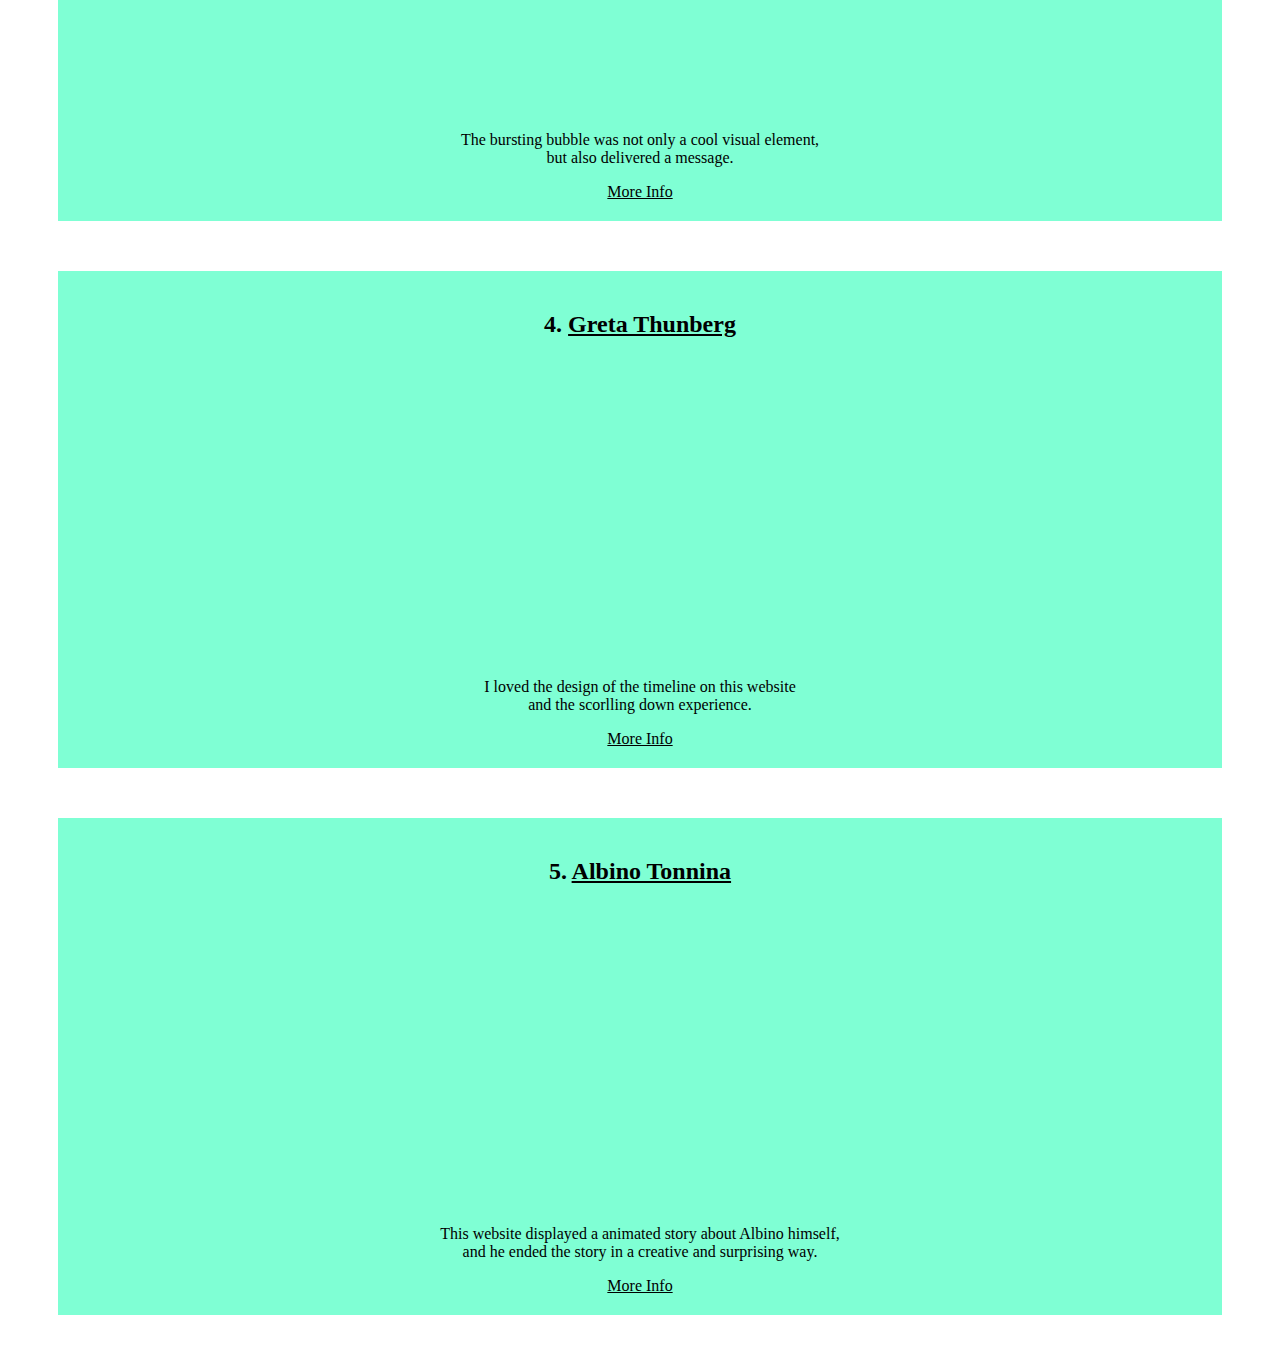
<file: wpc_2/index2.html>
<!DOCTYPE html>
<html lang="en">

<head>
    <meta charset="UTF-8">
    <meta name="viewport" content="width=device-width, initial-scale=1.0">
    <title>WPC: Personal Top 5</title>
    <link rel="stylesheet" href="/wpc_2/personal_top_5.css">
</head>

<body>
    <main>
        <header>
            <h1>Personal Top 5: My Favourite Websites</h1>
            These websites showed how creative a web design could be.<br>
            Please try some of them out. I really enjoyed while browsing through them and hope you do too.<br>
            Click on "More Info" to get more information on the designer/agency.
        </header>

    <div class="first">
        <h2>
            1.  <a href="https://bruno-simon.com/">Bruno Simon</a>
        </h2>

        <iframe src="https://bruno-simon.com/#cybertruck" frameborder=""
            style="width: auto; height:300px;">Bruno Simon</iframe>

        <p>I was speechless when I first opened the site.<br>
           This video game like website created an incredible engagement with users<br>
          and made me want to play with and explore it.</p>
          <a href="https://twitter.com/bruno_simon?ref_src=twsrc%5Egoogle%7Ctwcamp%5Eserp%7Ctwgr%5Eauthor">More Info</a>
    </div>
    
    <div class="second">
        <h2>
            2. <a href="http://iuri.is/">Iuri de Paula</a>   
        </h2>

        <iframe src="https://iuri.is/" frameborder="0" style="width: auto; height: 300px;">Iuri de Paula</iframe>
        
        <p>I was enjoying the smooth transition of the web.<br>
            I love the color palette and the animation.</p>
        <a href="https://www.linkedin.com/in/iuridepaula/">More Info</a>
    </div>

    <div class="third">
        <h2>
            3. <a href="https://www.rouserlab.com/about/">Rouser</a>   
        </h2>

        <iframe src="https://www.rouserlab.com/about/" frameborder="0" style="width: auto; height: 300px;">Albino Tonnina</iframe>
        
        <p>The bursting bubble was not only a cool visual element,<br>
            but also delivered a message.</p>
        <a href="https://www.ed.com.au/">More Info</a>
    </div>

    <div class="fourth">
        <h2>
            4. <a href="https://theyearofgreta.com/">Greta Thunberg</a>   
        </h2>

        <iframe src="https://theyearofgreta.com/" frameborder="0" style="width: auto; height: 300px;">Greta Thunberg</iframe>
        
        <p>I loved the design of the timeline on this website<br>
            and the scorlling down experience.</p>
        <a href="https://superherocheesecake.com/">More Info</a>
    </div>

    <div class="last">
        <h2>
            5. <a href="http://albinotonnina.com/">Albino Tonnina</a>   
        </h2>

        <iframe src="https://albinotonnina.com/" frameborder="0" style="width: auto; height: 300px;">Albino Tonnina</iframe>
        
        <p>This website displayed a animated story about Albino himself,<br>
            and he ended the story in a creative and surprising way.</p>
        <a href="https://github.com/albinotonnina?tab=repositories">More Info</a>
    </div>

    </main>
</body>

</html>
</file>
<file: wpc_1/style.css>
html {
    height: 100%;
}

body {
    background-color:tan;
    background-size: cover;
    background-position: center;
    
    
}

.container {
    margin-left: auto;
    margin-right: auto;
    width: 1024px;
}

header {
    height:118px;
    text-align: center;
}

nav {
    text-align: end;
    padding-top: 14px;
    padding-bottom: 14px;
    padding-right: 200px;
}

main {
    height:400px;
    text-align: center;
    padding-top: 80px;
    padding-left: 240px;
    padding-right: 240px;
    margin-bottom: 240px;
}

footer {
    background-color: rgba(255, 255, 255, 0.418);
}


h1 {
    
    font-size: 40px;
    color: white;
    font-family: Futura, Helvetica, sans-serif;

}

p {
    text-align: left;
    font-size: 14px;
    color:white;
    font-family: Helvetica, sans-serif;
}

a {
    color: white;
    font-family: Futura;
    text-decoration: none;
}

nav a {
    text-decoration: none;
    font-size: 12px;
    padding-left: 10px;
    padding-right: 20px;
}

footer p {
    font-size: 16px;
    text-align: center;
    color: white;
    font-family: 'Times New Roman', Times, serif ;
    margin-bottom: 240px;
}
</file>
<file: wpc_2/style.css>
html{
    background: linear-gradient(#89c0a9, #dae08f, #f8c0a9);
}

header {
    margin-top: 50px;
}

main {
    font-family: futura;
    text-align: center;
    margin-left: auto;
    margin-right: auto;
}

h2 {
    animation: trans 4s;
    animation-iteration-count: infinite;
}


@keyframes trans{
    from {
        transform: scale(1);
    }
    25% {
        transform: scale(.5);
    }
    to {
        transform: scale(2);
    }
}

a {
    color: rgb(0, 0, 0);
}

a:hover {
    text-decoration: none;
    color: coral;
  }

.first {

    margin: 50px;
    padding-top: 20px;
    padding-bottom: 20px;
}

.second {
    margin: 50px;
    padding-top: 20px;
    padding-bottom: 20px;
}

.third {
    margin: 50px;
    padding-top: 20px;
    padding-bottom: 20px;
}

.fourth {
    margin: 50px;
    padding-top: 20px;
    padding-bottom: 20px;
}

.last {
    margin: 50px;
    padding-top: 20px;
    padding-bottom: 20px;
}
</file>
<file: wpc_3/style.css>
html {
    background-image: url(../image/5.jpg);
    background-size: contain;
    background-repeat: no-repeat;
    background-position: center;

}

header {
    text-align: center;
}

main {
    text-align: center;
    border: solid;
    border-width: thin;
    border-radius: 5px; 
    margin-top: 300px;
    margin-right: 300px;
    margin-left: 300px;
    padding-bottom: 10px;
}

h1 {
    font-family: Housttely Signature;
    font-weight: lighter;
    font-size: 50px;
    margin-top: 0%;
    margin-bottom:0%;
    padding-bottom:0%;
    border-bottom: 0%;

}

p {
    font-family: 'Times New Roman', Times, serif;
    font-style: italic;
}

footer {
    font-family: 'Times New Roman', Times, serif;
    font-size: smaller;
    text-align: center;
    margin-top: 100px;
}

a {
    color: rgb(195, 205, 50);
}

.one {
    padding-top: 30px;
}

.two {
    margin-top: 120px;
}

.three {
    margin-top: 120px;
}                         

.four {
    margin-top: 120px;
    padding-bottom: 30px;
}
</file>
<file: wpc_4/style.css>
@import url('https://fonts.googleapis.com/css2?family=Montserrat+Alternates:ital,wght@0,300;0,600;1,200&display=swap');

body {
    margin: auto;
    text-align: center;
}

img {
    max-width: 100%;
}

h1 { 
    font-family: 'Montserrat Alternates', sans-serif;
    font-weight: 600;
}

h2 {
    font-family: 'Montserrat Alternates', sans-serif;
    font-weight: 300;
}

p {
    max-width: 50%;
    font-family: 'Montserrat Alternates', sans-serif;
    font-weight: 200;
    font-style: italic;
    margin: auto;
}

@media only screen and (min-width:0px) {
    html {
        margin-bottom: 200px;
        background-color: #b6cec7;
    }
    .small {
        background-color:#b6cec7;
        color: teal;
    }

    .medium {
        display: none;
    }

    .large {
        display: none;
    }

    .intro {
        display: none;
    }
}

@media only screen and (min-width:767px) {
    html {
        margin-bottom: 200px;
        background-color:  #86A3C3;
    }

    .small {
        display: none;
    }

    .medium {
        background-color:#86A3C3;
        color: #1f3b58;
        display: block;
    }

    .large {
        display: none;
    }

    .intro {
        display: none;
    }
}

@media only screen and (min-width:1024px) {
    html {
        margin-bottom: 200px;
        background-color:  #7268A6;
    }

    .small {
        display: none;
    }

    .medium {
        display:none;
    }

    .large {
        background-color:#7268A6;
        color: #1a104d;
        display: block;
    }
    .intro {
        display: none;
    }
}

@media only screen and (min-width:1200px) {
    html{
        background-color: blanchedalmond;
    }

    .small {
        display: none;
    }

    .medium {
        display:none;
    }

    .large {
        display: none;
    }

    .intro {
        background-color:blanchedalmond;
        color: teal;
        display: block;
    }
     /* code below was origninally from Red Stapler*/
        #container {
            padding-top: 200px;
            color:teal;
            font-family: 'Montserrat Alternates', sans-serif;
            font-size:36px;
            font-weight:bold;  
            width:100%;
            bottom:45%;
            display:block;
        }
          
          #flip {
            height:50px;
            overflow:hidden;
          }
          
          #flip > div > div {
            color:#fff;
            padding:4px 12px;
            height:45px;
            margin-bottom:45px;
            display:inline-block;
          }
          
          #flip div:first-child {
            animation: show 3.5s linear infinite;
          }
          
          #flip div div {
            background: #86A3C3;
          }
          #flip div:first-child div {
            background:#b6cec7;
          }
          #flip div:last-child div {
            background:#7268A6;
          }
          
          @keyframes show {
            0% {margin-top:-270px;}
            5% {margin-top:-180px;}
            33% {margin-top:-180px;}
            38% {margin-top:-90px;}
            66% {margin-top:-90px;}
            71% {margin-top:0px;}
            99.99% {margin-top:0px;}
            100% {margin-top:-270px;}
          }
          
}
</file>
<file: wpc_5/style.css>
@import url('https://fonts.googleapis.com/css2?family=DotGothic16&family=Oi&family=Rock+Salt&family=Stick&display=swap');
@import url('https://fonts.googleapis.com/css2?family=DotGothic16&family=Oi&family=Rock+Salt&family=Stick&family=Ubuntu:wght@300;400;500&display=swap');
body {
     width: 60%;
     margin: auto;
 }
 
 h1 { 

    font-family: 'DotGothic16', sans-serif;
    font-weight: 600;
    font-size: 40px;
    color: rgb(238, 112, 9);
    text-align: center;
}

h3 {
    font-family: 'Ubuntu', sans-serif;
    font-weight: normal;
    font-size: 12px;
    text-align: center;
    color: rgb(238, 112, 9);

}

 .container {
    font-family: 'Ubuntu', sans-serif;
    display: flex;
    flex-wrap: wrap;
    justify-content: space-evenly;
    align-items: center;
    align-content: center;
    font-size: 6px;
    font-weight:lighter;
 }
 
 .box {
    width: 35%;
    border: solid rgb(238, 112, 9) thin;
    border-radius: 10px;
    color: rgb(238, 112, 9);
    font-size: 2em;
    padding: 20px;
    margin: 10px;
    display: flex;
    justify-content: center;
    align-items: center;
 } 

 .box1 {
    min-height: 100px;
    flex: 2;
 }

 .box2 {
    min-height: 100px;
    flex: 2;
 }

 .box3 {
    min-height: 100px;
    flex: 2;
 }

 .box4 {
    flex: 100%;
    min-height: 100px;
 }

 .box5 {
    min-height: 100px;
    flex: 2;
 }

 .box6{
    min-height: 100px;
    flex: 2;
 }

 .box7 {
    min-height: 100px;
    flex: 1;
 }

 .box8 {
    flex: 2;
    min-height: 100px;
 }
 
 .box9 {
    flex: 2;
    min-height: 100px;
 }

 .box10 {
    flex: 1;
    min-height: 100px;
 }

 .box11 {
    flex: 1;
    min-height: 100px;
 }

 .box12 {
    flex: 1;
    min-height: 100px;
 }

 .box13 {
    flex: 2;
    min-height: 100px;
 }

 .box14 {
    flex: 1;
    min-height: 100px;
 }

 .box15 {
    flex: 1;
    min-height: 100px;
 }

 .box16 {
    flex: 1;
    min-height: 100px;
 }

 .box17 {
    flex: 1;
    min-height: 100px;
 }

 .box18 {
    
    flex: 2;
    min-height: 100px;
 }

 .box19 {
    flex: 1;
    min-height: 100px;
    padding-left: 50px;
    padding-right: 50px;
 }

 .boxi {
    padding-left: 50px;
    padding-right: 50px;
    flex: 1;
    min-height: 100px;
    border: none;
 }

 .box20 {
    padding-left: 50px;
    padding-right: 50px;
    flex: 1;
    min-height: 100px;

 }

 footer {
     font-size: 13px;
     text-align: center;
     color: rgb(238, 112, 9);
     font-family: 'Ubuntu', sans-serif;
     font-weight: lighter;
 }

 .boxs {
     border: none;
     flex: 1;
 }
</file>
<file: wpc_6/styles.css>
html,body{
    background: linear-gradient(#d0f7e7, #f6fac0, #fad8ca);
    font-family: -apple-system, BlinkMacSystemFont, 'Segoe UI', Roboto, Oxygen, Ubuntu, Cantarell, 'Open Sans', 'Helvetica Neue', sans-serif;
    overflow-x: hidden;
    margin: 0px;
    padding: 0px;
}

*{
    text-decoration: none;
}

/* LANDING CSS */

.landing{
    display: flex;
    flex-direction: row;
    justify-content: space-between;
    align-items: center;
    padding: 0 10vw 0 10vw;
    height: 100vh;
}

.landingText h1{
    font-size: 6vw;
    margin: 0 ;
    color: blueviolet;
}

.landingText h3{
    margin: 6px ;
    font-size: 20px;
    opacity: 0.3;
    line-height: 30px;
    color: blueviolet;
}





/* INFO_SECTION CSS */

.infoSection{
    height: 600px;
}


.infoCards{
    display: flex;
    flex-direction: row;
    justify-content: space-around;
    align-items: center;
    padding: 40px 0 40px 0;
}

.infoCards .card{
    position: relative;
    height: 360px;
    width: 350px;
  
    
}


.cardContent{
    padding: 0 20px;
}

.cardContent h2{
    font-weight: 600;
}

.cardContent p{
    line-height: 30px;
    opacity: 0.6
}




/* RESPONSIVE */


@media only screen and (max-width: 600px){

/* LANDING PAGE */

.landing{
    flex-direction: column-reverse;
    height: 750px;
    align-items: center;
    justify-content: center;
    text-align: center
}

.landingText h1{
    font-size: 6vw;
    margin: 0;
}

.landingText h3{
    font-size: 16px;
}


.infoSection{
    height: auto;
}

.infoHeader{
    text-align: center;
    margin: 40px 0;
}

.infoCards{
    display: flex;
    flex-direction: column;
    padding: 50px;
    justify-content: center;
    align-items: center;
    text-align: center
}

.infoCards .card{
    margin-bottom: 120px;
}
}
</file>
<file: wpc_7/style.css>
@import url('https://fonts.googleapis.com/css2?family=Cardo&family=Cinzel:wght@700&display=swap');

html {
    background-color: rgb(222, 202, 135);
    text-align: center;
    max-width: 70%;
    margin: auto;
}

h1 {
    font-family: 'Cinzel', serif;
}

p {
    font-family: 'Cardo', serif;
}
</file>
<file: wpc_8/style.css>
@import url('https://fonts.googleapis.com/css2?family=Lobster&display=swap');
@import url('https://fonts.googleapis.com/css2?family=Ubuntu:ital,wght@0,300;0,400;0,700;1,500&display=swap');
body {
    margin: 335px;
    background-color: black;
  
     font-size:15px;
   font-family: 'Ubuntu', sans-serif;
   font-style: Bold; 
    color: #ff3a65;
  }
  
  h1 {
    font-family: 'Lobster', cursive;
    color: #ff3a65;
    text-align:center;
    font-size:50px;
  }

  img {
      margin: 0 auto;
      width: 100%;
      border-style: dotted;
      border-radius: 30px;
       font-size:15px;
   font-family: 'Ubuntu', sans-serif;
   font-style: Bold; 
     
  }


  
  p {
   font-size:15px;
   font-family: 'Ubuntu', sans-serif;
   font-style: Bold; 
  }

  #description {
   font-size:15px;
   font-family: 'Ubuntu', sans-serif;
   font-style: Bold; 
   
  }

  #author {
    font-size:15px;
    font-family: 'Ubuntu', sans-serif;
    font-style: Bold; 
    color:#ff3a65;
    line-height: 0%;
 
    
  }

  #datePublished {
    font-size:15px;
   font-family: 'Ubuntu', sans-serif;
   font-style: Bold; 
    color:#ff3a65;
    border: none;
    line-height: 0%;
  }

  #credit{
    line-height: 200%;
    font-size:12px;
   font-family: 'Ubuntu', sans-serif;
   font-style: Bold; 
    color:rgb(248, 170, 196);
    padding-bottom: 80em;
      
  }

  h2 {
    font-family: 'Ubuntu', sans-serif;
    font-style: Regular 400; 
    font-size: 15px;
    text-align:left;
    line-height: 200%;
    
  }

  h3 {
    font-family: 'Ubuntu', sans-serif;
    font-style: Regular 400; 
    font-size: 15px;
    padding: 2em;
  }
  
  h4 {
    font-family: 'Ubuntu', sans-serif;
    font-style: Regular 400; 
    font-size: 15px;
    
    
    
  }
  
  h4 {
    font-family: 'Ubuntu', sans-serif;
    font-style: Regular 400; 
    border-style:dotted;
    border-width:2px;
    padding:2em;
    line-height: 200% ;
    border-radius: 30px;
  }
</file>
<file: wpc_9/main.css>
@import url('https://fonts.googleapis.com/css2?family=Julius+Sans+One&family=Tenor+Sans&display=swap');

body {
    font-family: 'Julius Sans One', sans-serif;
    width: 80%;
    margin: 0 auto;
}

h1 {
    font-family: 'Tenor Sans', sans-serif;
    font-weight: normal;
    font-size: 1.5rem;
    margin: 0;
}

h2 {
    text-align: center;
    font-weight: normal;
    font-size: xx-large;
    padding: 3rem;
}

.frame-dimension {
    text-align: right;
}

.frame-container {
    padding: 1rem;
    display: grid;
    grid-gap: 2rem;
    grid-template-columns: 1fr 1fr;
}

.frame-container:hover {
    background-color: black;
    color: white;
}

.frame-image {
    width: 70%;
    height: auto;
    display: none;
    
}

.frame-image.active {
    display: block;

}

.frame-description {
    display: none;
}

.frame-description.active {
    display: block;
}
</file>
<file: wpc_2/personal_top_5.css>
header {
    margin-top: 50px;
}

main {
    font-family: futura;
    text-align: center;
    margin-left: auto;
    margin-right: auto;
}

a {
    color: black;
}

a :hover {
    text-decoration: none;
    color: coral;
}

.first {
    background-color: aquamarine;
    margin: 50px;
    padding-top: 20px;
    padding-bottom: 20px;
}

.second {
    background-color: aquamarine;
    margin: 50px;
    padding-top: 20px;
    padding-bottom: 20px;
}

.third {
    background-color: aquamarine;
    margin: 50px;
    padding-top: 20px;
    padding-bottom: 20px;
}

.fourth {
    background-color: aquamarine;
    margin: 50px;
    padding-top: 20px;
    padding-bottom: 20px;
}

.last {
    background-color: aquamarine;
    margin: 50px;
    padding-top: 20px;
    padding-bottom: 20px;
}
</file>
<file: inclass/style.css>
/*! normalize.css v8.0.1 | MIT License | github.com/necolas/normalize.css */

/* Document
   ========================================================================== */

/**
 * 1. Correct the line height in all browsers.
 * 2. Prevent adjustments of font size after orientation changes in iOS.
 */

 html {
   line-height: 1.15; /* 1 */
   -webkit-text-size-adjust: 100%; /* 2 */
 }

 /* Sections
    ========================================================================== */

 /**
  * Remove the margin in all browsers.
  */

 body {
   margin: 0;
 }

 /**
  * Render the `main` element consistently in IE.
  */

 main {
   display: block;
 }

 /**
  * Correct the font size and margin on `h1` elements within `section` and
  * `article` contexts in Chrome, Firefox, and Safari.
  */

 h1 {
   font-size: 2em;
   margin: 0.67em 0;
 }

 /* Grouping content
    ========================================================================== */

 /**
  * 1. Add the correct box sizing in Firefox.
  * 2. Show the overflow in Edge and IE.
  */

 hr {
   box-sizing: content-box; /* 1 */
   height: 0; /* 1 */
   overflow: visible; /* 2 */
 }

 /**
  * 1. Correct the inheritance and scaling of font size in all browsers.
  * 2. Correct the odd `em` font sizing in all browsers.
  */

 pre {
   font-family: monospace, monospace; /* 1 */
   font-size: 1em; /* 2 */
 }

 /* Text-level semantics
    ========================================================================== */

 /**
  * Remove the gray background on active links in IE 10.
  */

 a {
   background-color: transparent;
 }

 /**
  * 1. Remove the bottom border in Chrome 57-
  * 2. Add the correct text decoration in Chrome, Edge, IE, Opera, and Safari.
  */

 abbr[title] {
   border-bottom: none; /* 1 */
   text-decoration: underline; /* 2 */
   text-decoration: underline dotted; /* 2 */
 }

 /**
  * Add the correct font weight in Chrome, Edge, and Safari.
  */

 b,
 strong {
   font-weight: bolder;
 }

 /**
  * 1. Correct the inheritance and scaling of font size in all browsers.
  * 2. Correct the odd `em` font sizing in all browsers.
  */

 code,
 kbd,
 samp {
   font-family: monospace, monospace; /* 1 */
   font-size: 1em; /* 2 */
 }

 /**
  * Add the correct font size in all browsers.
  */

 small {
   font-size: 80%;
 }

 /**
  * Prevent `sub` and `sup` elements from affecting the line height in
  * all browsers.
  */

 sub,
 sup {
   font-size: 75%;
   line-height: 0;
   position: relative;
   vertical-align: baseline;
 }

 sub {
   bottom: -0.25em;
 }

 sup {
   top: -0.5em;
 }

 /* Embedded content
    ========================================================================== */

 /**
  * Remove the border on images inside links in IE 10.
  */

 img {
   border-style: none;
 }

 /* Forms
    ========================================================================== */

 /**
  * 1. Change the font styles in all browsers.
  * 2. Remove the margin in Firefox and Safari.
  */

 button,
 input,
 optgroup,
 select,
 textarea {
   font-family: inherit; /* 1 */
   font-size: 100%; /* 1 */
   line-height: 1.15; /* 1 */
   margin: 0; /* 2 */
 }

 /**
  * Show the overflow in IE.
  * 1. Show the overflow in Edge.
  */

 button,
 input { /* 1 */
   overflow: visible;
 }

 /**
  * Remove the inheritance of text transform in Edge, Firefox, and IE.
  * 1. Remove the inheritance of text transform in Firefox.
  */

 button,
 select { /* 1 */
   text-transform: none;
 }

 /**
  * Correct the inability to style clickable types in iOS and Safari.
  */

 button,
 [type="button"],
 [type="reset"],
 [type="submit"] {
   -webkit-appearance: button;
 }

 /**
  * Remove the inner border and padding in Firefox.
  */

 button::-moz-focus-inner,
 [type="button"]::-moz-focus-inner,
 [type="reset"]::-moz-focus-inner,
 [type="submit"]::-moz-focus-inner {
   border-style: none;
   padding: 0;
 }

 /**
  * Restore the focus styles unset by the previous rule.
  */

 button:-moz-focusring,
 [type="button"]:-moz-focusring,
 [type="reset"]:-moz-focusring,
 [type="submit"]:-moz-focusring {
   outline: 1px dotted ButtonText;
 }

 /**
  * Correct the padding in Firefox.
  */

 fieldset {
   padding: 0.35em 0.75em 0.625em;
 }

 /**
  * 1. Correct the text wrapping in Edge and IE.
  * 2. Correct the color inheritance from `fieldset` elements in IE.
  * 3. Remove the padding so developers are not caught out when they zero out
  *    `fieldset` elements in all browsers.
  */

 legend {
   box-sizing: border-box; /* 1 */
   color: inherit; /* 2 */
   display: table; /* 1 */
   max-width: 100%; /* 1 */
   padding: 0; /* 3 */
   white-space: normal; /* 1 */
 }

 /**
  * Add the correct vertical alignment in Chrome, Firefox, and Opera.
  */

 progress {
   vertical-align: baseline;
 }

 /**
  * Remove the default vertical scrollbar in IE 10+.
  */

 textarea {
   overflow: auto;
 }

 /**
  * 1. Add the correct box sizing in IE 10.
  * 2. Remove the padding in IE 10.
  */

 [type="checkbox"],
 [type="radio"] {
   box-sizing: border-box; /* 1 */
   padding: 0; /* 2 */
 }

 /**
  * Correct the cursor style of increment and decrement buttons in Chrome.
  */

 [type="number"]::-webkit-inner-spin-button,
 [type="number"]::-webkit-outer-spin-button {
   height: auto;
 }

 /**
  * 1. Correct the odd appearance in Chrome and Safari.
  * 2. Correct the outline style in Safari.
  */

 [type="search"] {
   -webkit-appearance: textfield; /* 1 */
   outline-offset: -2px; /* 2 */
 }

 /**
  * Remove the inner padding in Chrome and Safari on macOS.
  */

 [type="search"]::-webkit-search-decoration {
   -webkit-appearance: none;
 }

 /**
  * 1. Correct the inability to style clickable types in iOS and Safari.
  * 2. Change font properties to `inherit` in Safari.
  */

 ::-webkit-file-upload-button {
   -webkit-appearance: button; /* 1 */
   font: inherit; /* 2 */
 }

 /* Interactive
    ========================================================================== */

 /*
  * Add the correct display in Edge, IE 10+, and Firefox.
  */

 details {
   display: block;
 }

 /*
  * Add the correct display in all browsers.
  */

 summary {
   display: list-item;
 }

 /* Misc
    ========================================================================== */

 /**
  * Add the correct display in IE 10+.
  */

 template {
   display: none;
 }

 /**
  * Add the correct display in IE 10.
  */

 [hidden] {
   display: none;
 } 
 47  style.css 
@@ -0,0 +1,47 @@
:root {
   --primary-font: Poppins, Helvetica, sans-serif;
   --dark: #333;
}

* { box-sizing: border-box; }

html {
   background: gray;
   font-family: var(--primary-font);
   font-size: 62.5%;
   height: 100%;
}

body {
   background: #fff;
   font-size: 16px;
   min-height: 100%;
}

.box1 { background-color: #c43737 }
.box2 { background-color: #da904b }
.box3 { background-color: #ddc53c }
.box4 { background-color: #43ad3f }
.box5 { background-color: #37be96 }
.box6 { background-color: #4ec7c1 }
.box7 { background-color: #477cc2 }
.box8 { background-color: #3c3eb6 }
.box9 { background-color: #9741b9 }
.box10 { background-color: #9e1993 }

.container {
   border: 10px solid goldenrod;
   display: flex;
   flex-wrap: wrap;
   justify-content: center;
   min-height: 100vh;
}

.box {
   border: 1px solid var(--dark);
   color: var(--dark);
   flex: 1 1 calc(100% / 3);
   font-size: 3rem;
   padding: 0;
   text-align: center;
}
</file>
